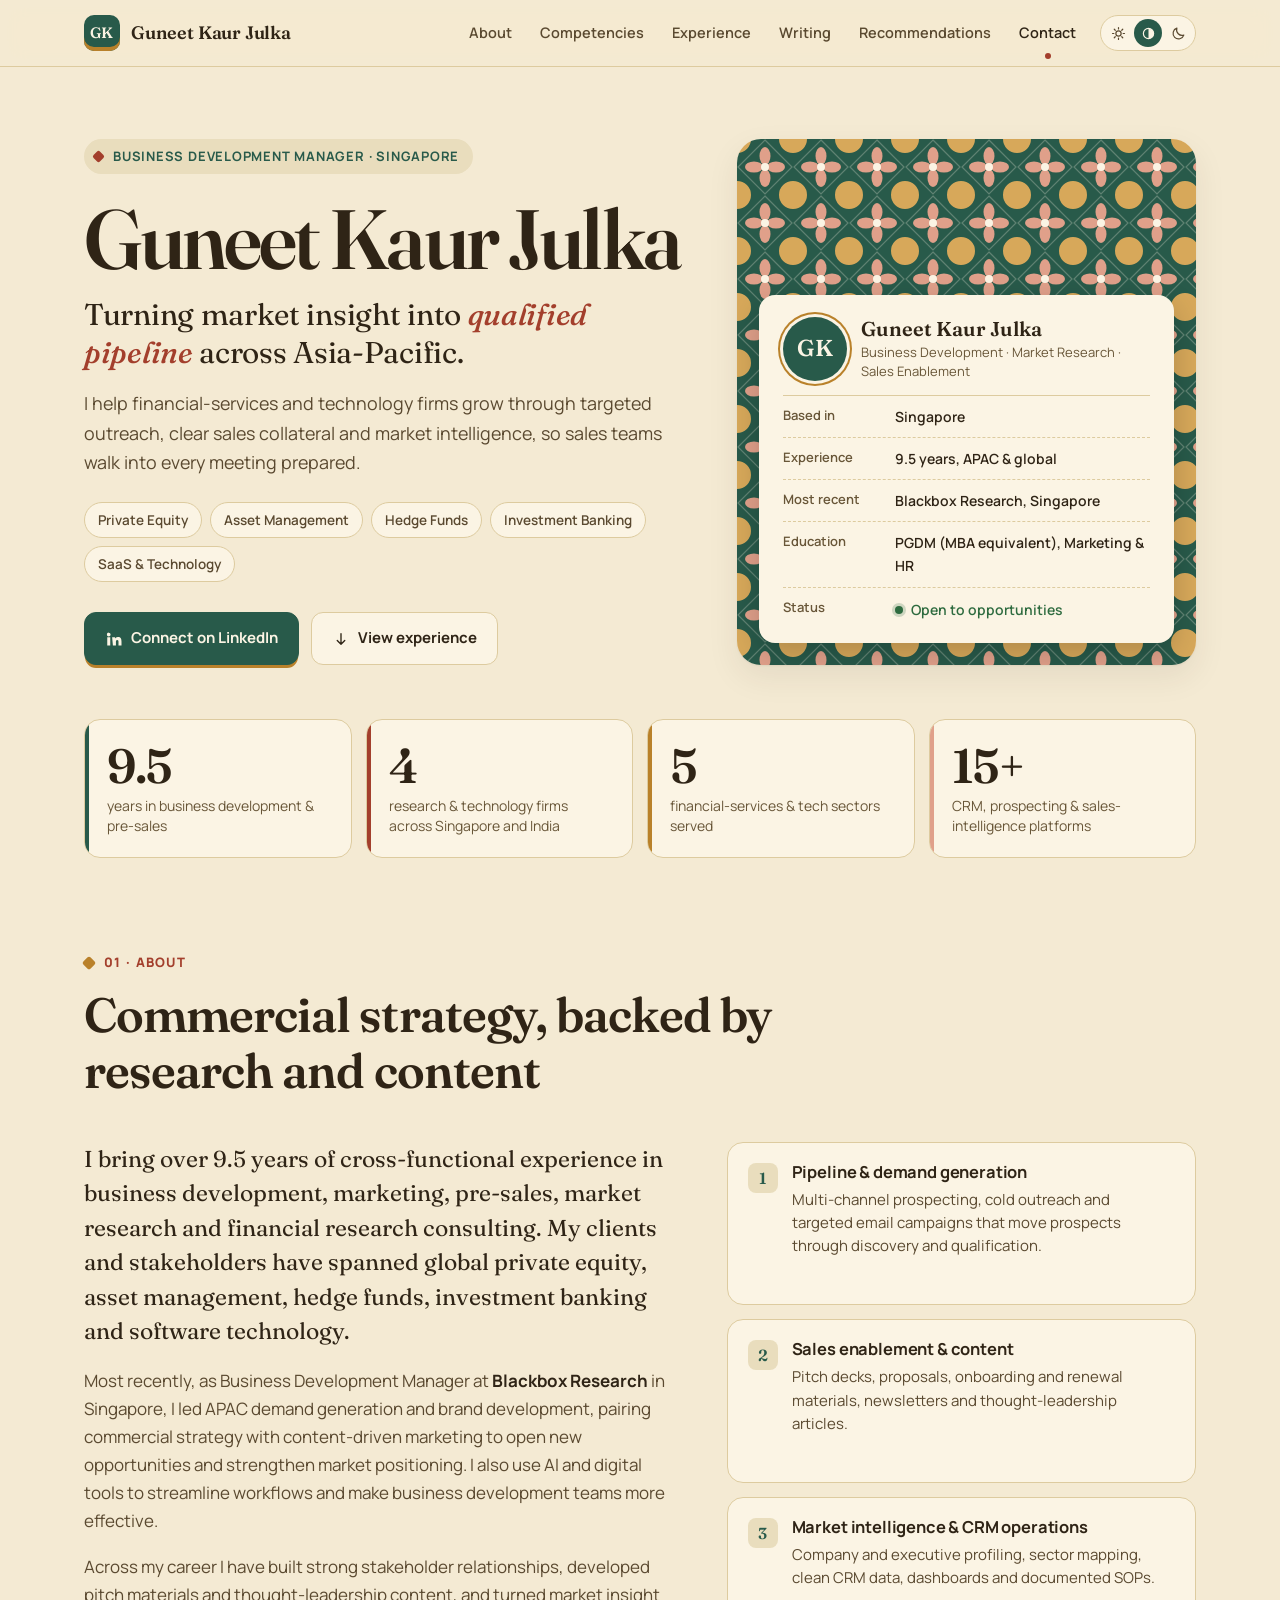
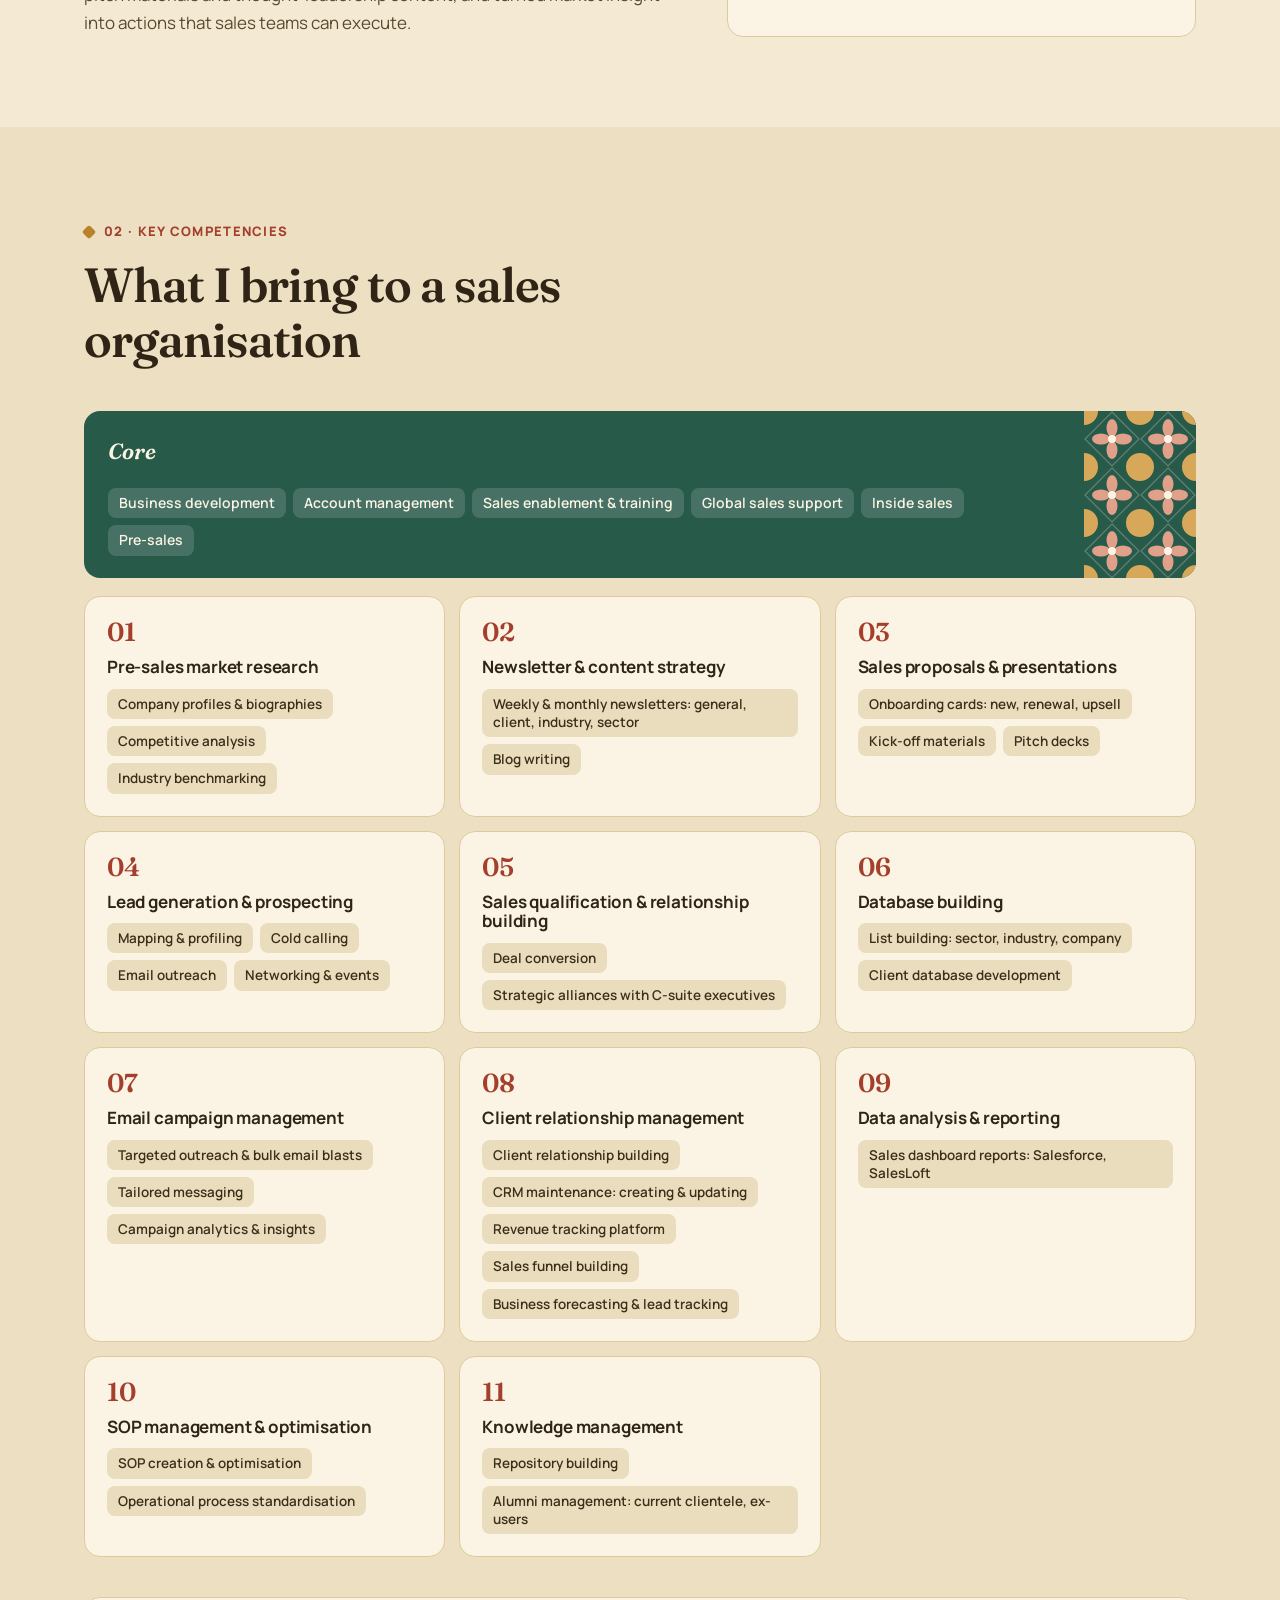
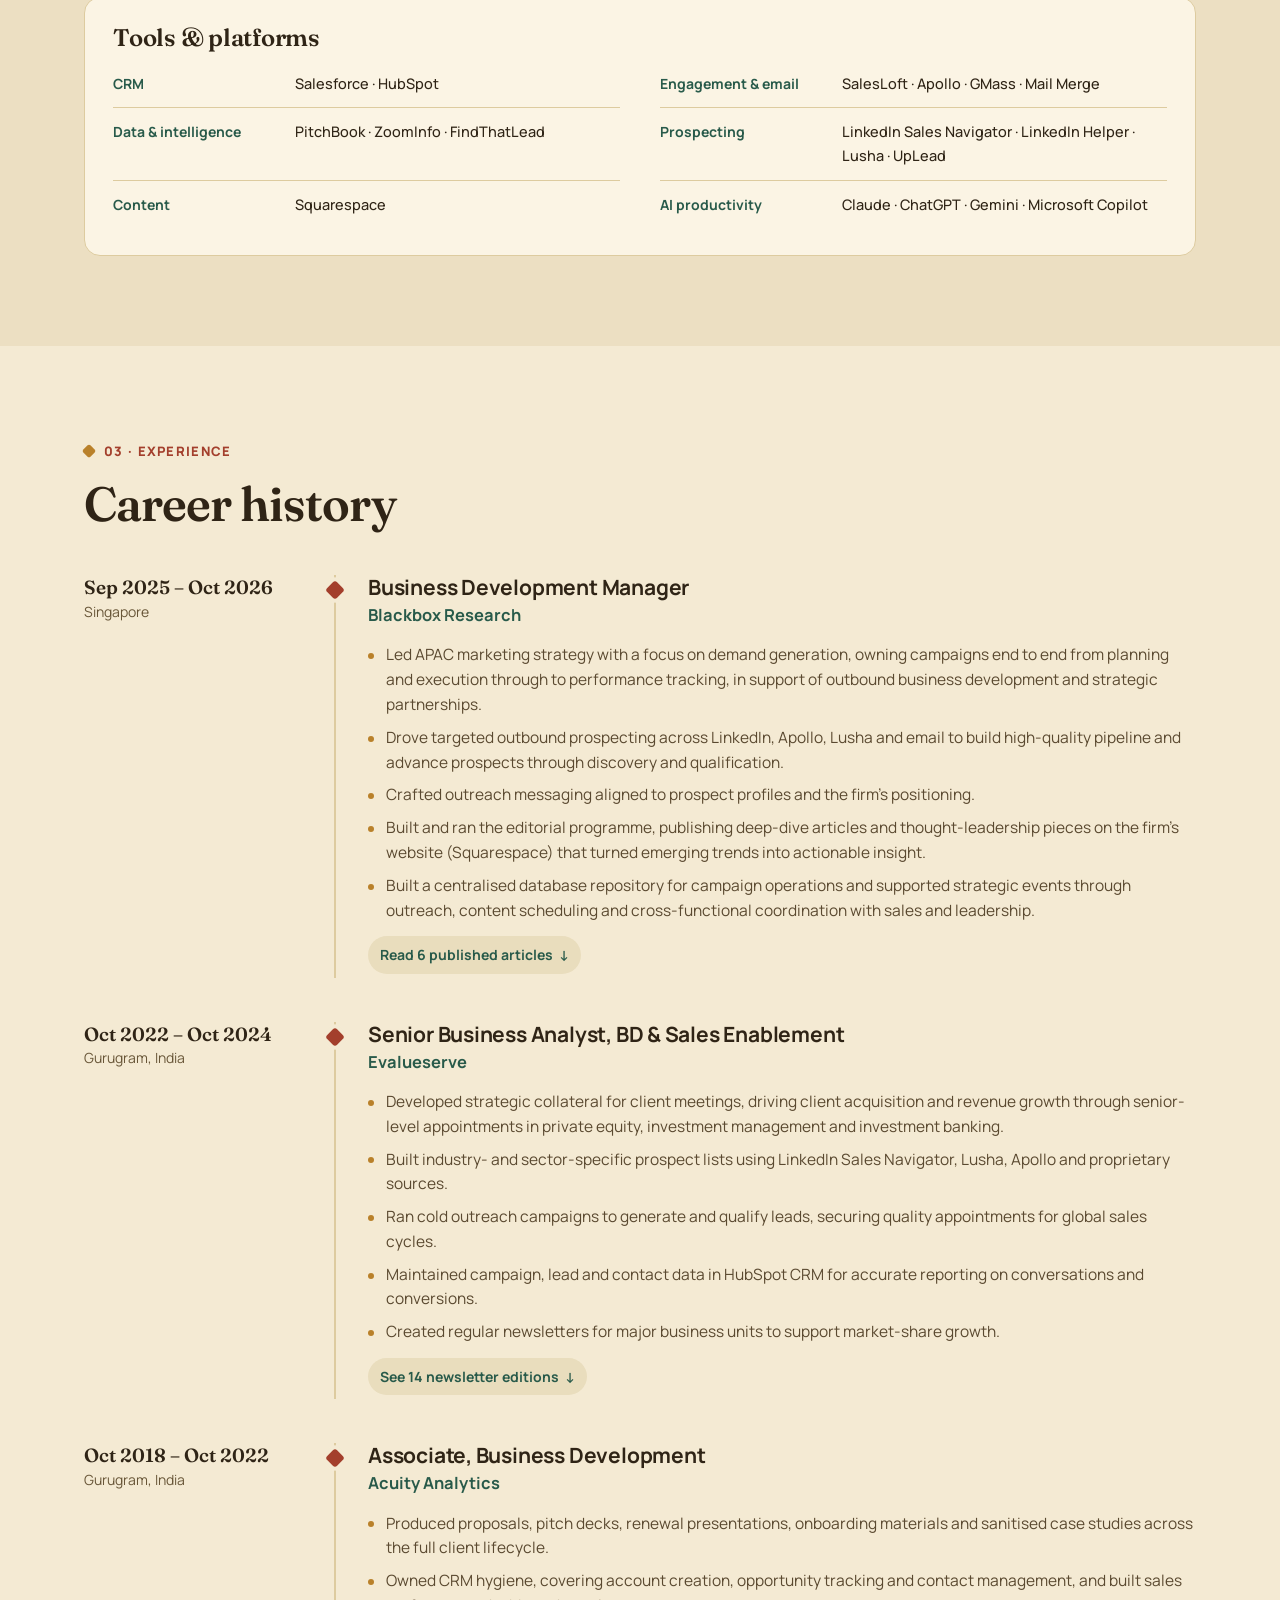
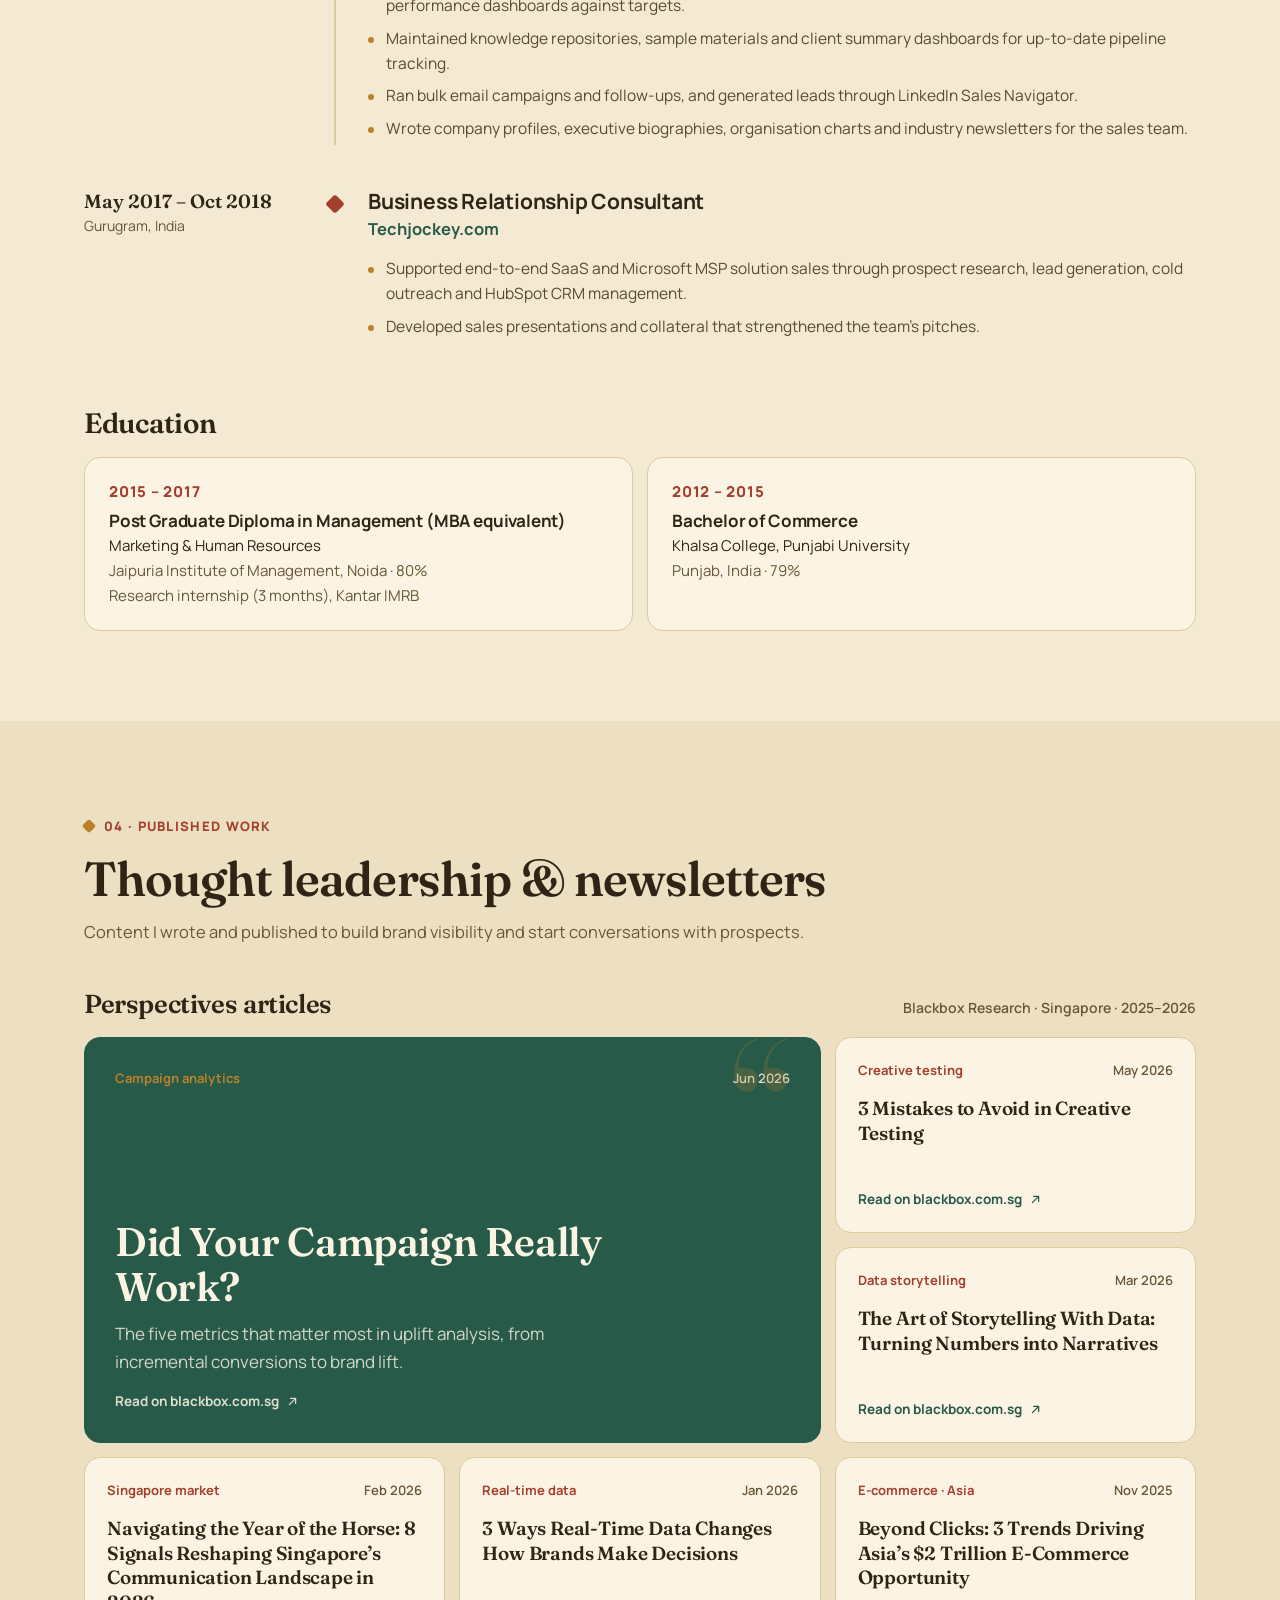
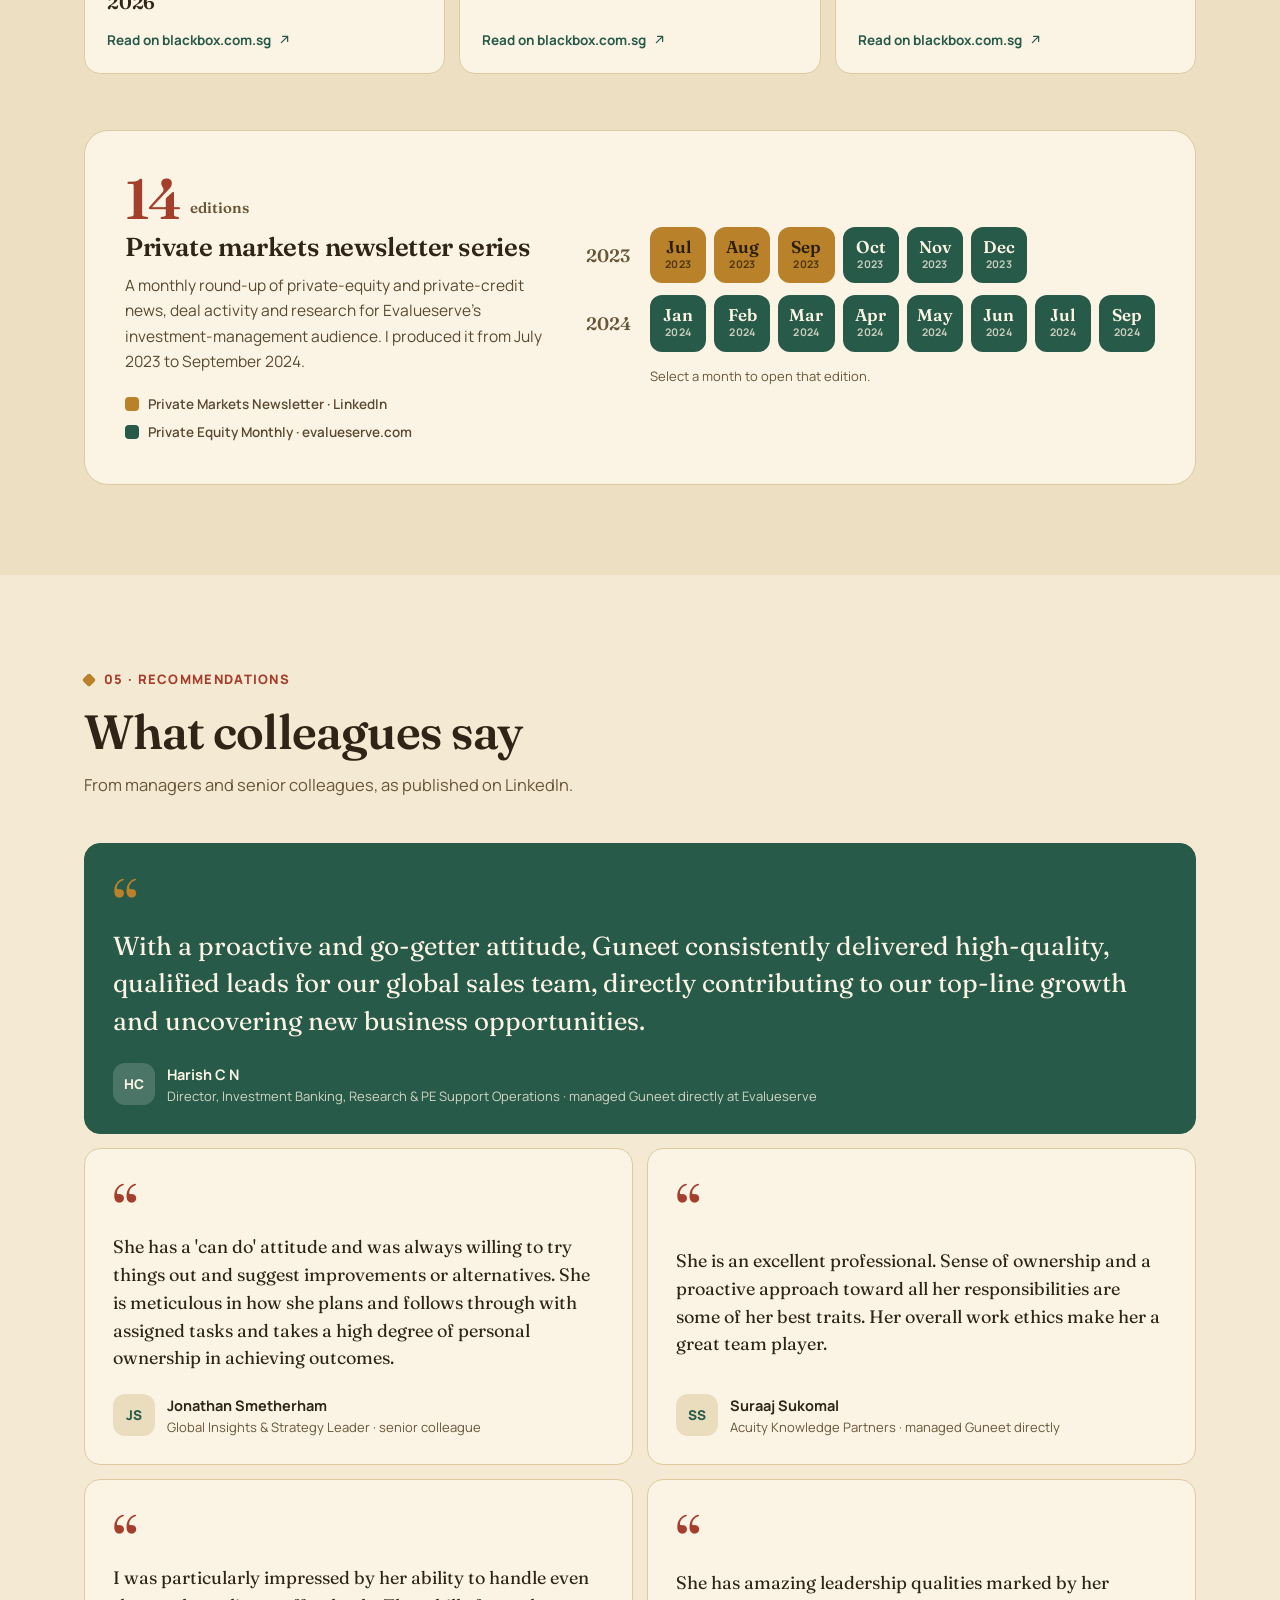
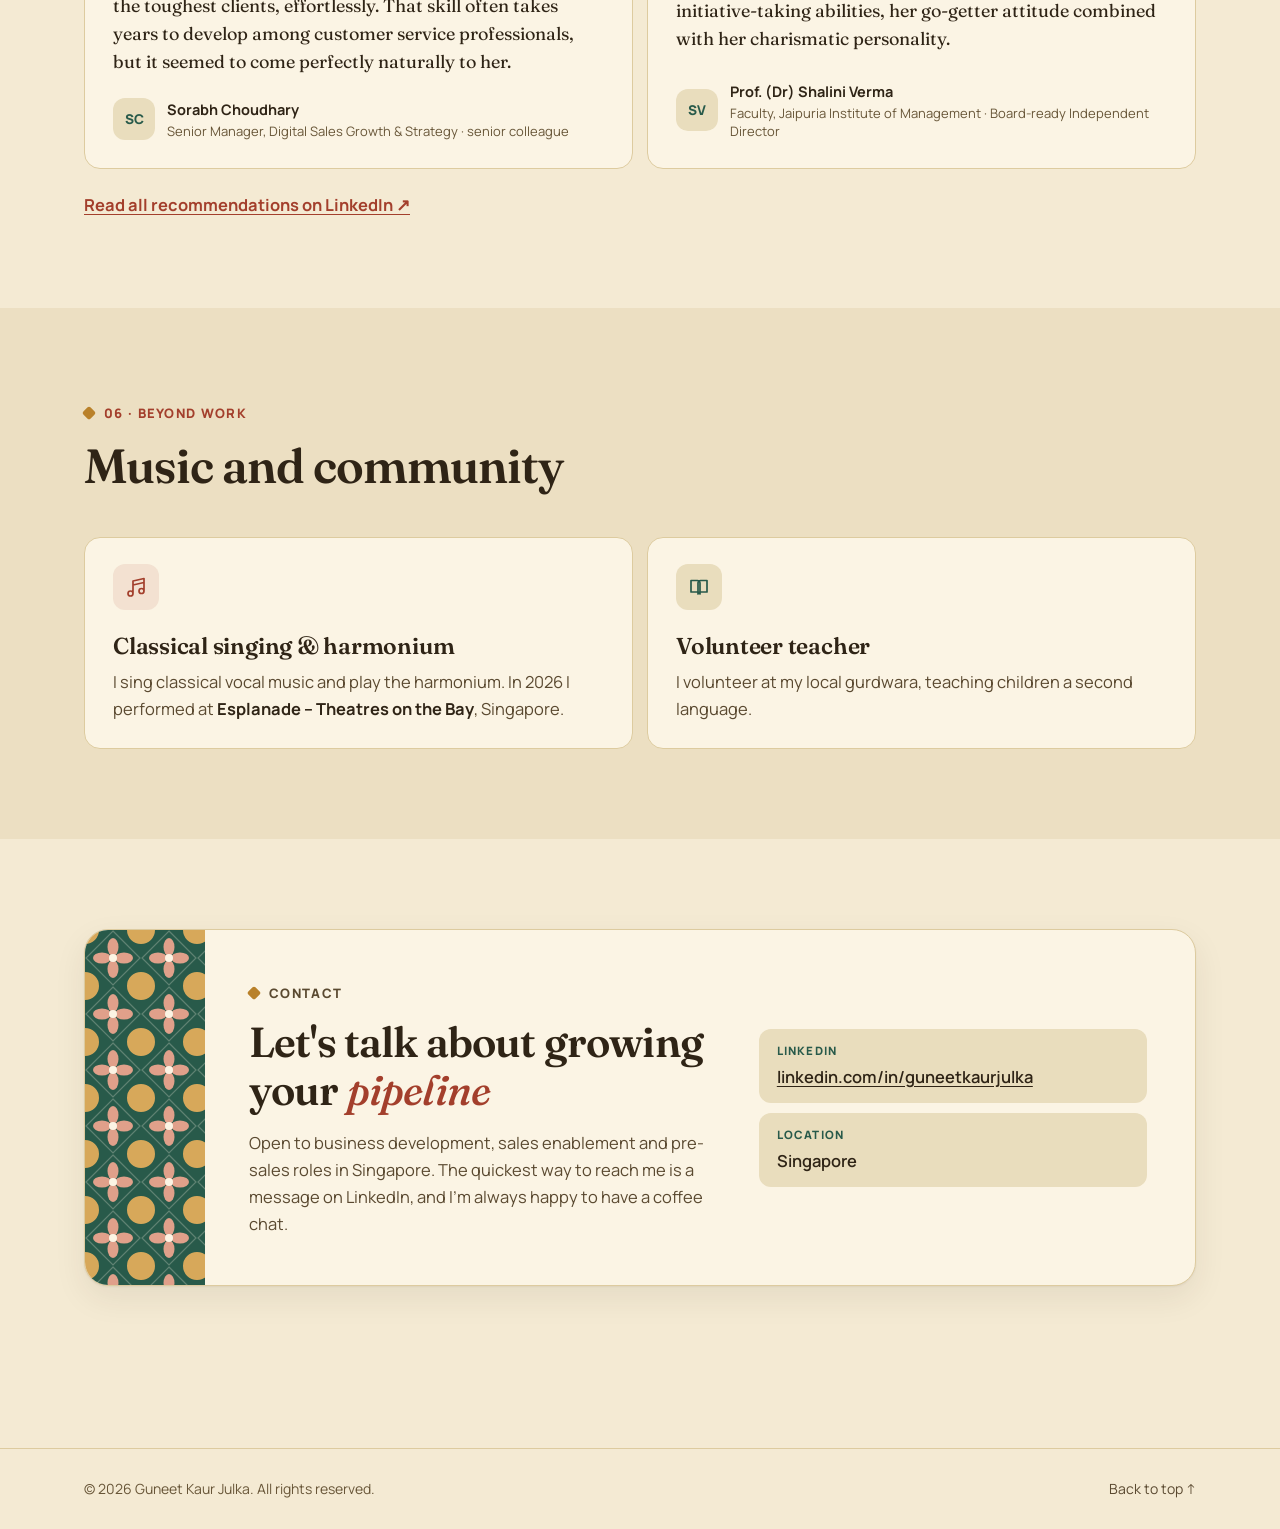
<file: index.html>
<!DOCTYPE html>
<html lang="en-SG" data-theme="sepia">
<head>
<meta charset="UTF-8">
<meta name="viewport" content="width=device-width, initial-scale=1.0">
<title>Guneet Kaur, Business Development</title>
<meta name="description" content="Guneet Kaur Julka is a Singapore-based Business Development Manager with 9.5 years in APAC demand generation, sales enablement, pre-sales and market research for private equity, asset management, investment banking and SaaS.">
<meta name="author" content="Guneet Kaur Julka">
<link rel="canonical" href="https://guneetkaurjulka.github.io/">

<!-- Link previews (LinkedIn, WhatsApp, Telegram, Slack) -->
<meta property="og:type" content="profile">
<meta property="og:site_name" content="Guneet Kaur Julka">
<meta property="og:title" content="Guneet Kaur, Business Development">
<meta property="og:description" content="9.5 years in APAC business development, sales enablement and pre-sales across private equity, asset management, investment banking and SaaS.">
<meta property="og:url" content="https://guneetkaurjulka.github.io/">
<meta property="og:locale" content="en_SG">
<meta name="twitter:card" content="summary">

<meta name="theme-color" content="#285A4A">

<!-- Sepia is the default (set on <html> above). A visitor's saved choice is applied
     before first paint, so there is no flash of the wrong background. -->
<script>
  try {
    var t = localStorage.getItem('theme');
    if (t === 'light') delete document.documentElement.dataset.theme;
    else if (t === 'dark') document.documentElement.dataset.theme = t;
  } catch (e) { /* storage unavailable (private mode): stay on sepia */ }
</script>

<link rel="icon" type="image/svg+xml" href="assets/favicon.svg">

<link rel="preconnect" href="https://fonts.googleapis.com">
<link rel="preconnect" href="https://fonts.gstatic.com" crossorigin>
<link href="https://fonts.googleapis.com/css2?family=Fraunces:ital,opsz,wght@0,9..144,500;0,9..144,600;1,9..144,400;1,9..144,500;1,9..144,600&family=Manrope:wght@400;500;600;700;800&display=swap" rel="stylesheet">
<link rel="stylesheet" href="assets/style.css">

<script type="application/ld+json">
{
  "@context": "https://schema.org",
  "@type": "Person",
  "name": "Guneet Kaur Julka",
  "jobTitle": "Business Development Manager",
  "url": "https://guneetkaurjulka.github.io/",
  "address": { "@type": "PostalAddress", "addressLocality": "Singapore", "addressCountry": "SG" },
  "sameAs": ["https://www.linkedin.com/in/guneetkaurjulka"],
  "alumniOf": ["Jaipuria Institute of Management", "Khalsa College, Punjabi University"],
  "knowsAbout": ["Business Development", "Sales Enablement", "Pre-Sales", "Demand Generation", "Market Research", "CRM", "Salesforce", "HubSpot"]
}
</script>
</head>
<body>
<a class="skip" href="#main">Skip to content</a>

<header class="topbar">
  <div class="topbar-inner wrap">
    <a class="brand" href="#top" aria-label="Guneet Kaur Julka, back to top">
      <span class="mono" aria-hidden="true">GK</span>
      <span class="brand-name">Guneet Kaur Julka</span>
    </a>

    <nav class="nav" aria-label="Sections">
      <a href="#about">About</a>
      <a href="#competencies">Competencies</a>
      <a href="#experience">Experience</a>
      <a href="#writing">Writing</a>
      <a href="#recommendations">Recommendations</a>
      <a href="#contact">Contact</a>
    </nav>

    <div class="theme-switch" role="radiogroup" aria-label="Colour theme">
      <input type="radio" name="theme" id="th-light" value="light">
      <label for="th-light" title="Light"><span class="sr-only">Light</span>
        <svg viewBox="0 0 24 24" fill="none" stroke="currentColor" stroke-width="1.9" stroke-linecap="round" aria-hidden="true"><circle cx="12" cy="12" r="4.2"/><path d="M12 2.4v2.2M12 19.4v2.2M2.4 12h2.2M19.4 12h2.2M5.2 5.2l1.6 1.6M17.2 17.2l1.6 1.6M18.8 5.2l-1.6 1.6M6.8 17.2l-1.6 1.6"/></svg></label>

      <input type="radio" name="theme" id="th-sepia" value="sepia">
      <label for="th-sepia" title="Sepia"><span class="sr-only">Sepia</span>
        <svg viewBox="0 0 24 24" fill="none" stroke="currentColor" stroke-width="1.9" aria-hidden="true"><circle cx="12" cy="12" r="8.2"/><path d="M12 3.8a8.2 8.2 0 010 16.4z" fill="currentColor" stroke="none"/></svg></label>

      <input type="radio" name="theme" id="th-dark" value="dark">
      <label for="th-dark" title="Dark"><span class="sr-only">Dark</span>
        <svg viewBox="0 0 24 24" fill="none" stroke="currentColor" stroke-width="1.9" stroke-linejoin="round" aria-hidden="true"><path d="M20.5 14.6A8.8 8.8 0 019.4 3.5a8.8 8.8 0 1011.1 11.1z"/></svg></label>
    </div>
  </div>
</header>

<main id="main">

  <!-- ───────────────────────── Hero ───────────────────────── -->
  <section class="hero" id="top">
    <div class="wrap hero-grid">
      <div class="hero-copy">
        <p class="eyebrow"><span class="dot" aria-hidden="true"></span>Business Development Manager · Singapore</p>
        <h1>Guneet Kaur Julka</h1>
        <p class="tagline">Turning market insight into <em>qualified pipeline</em> across Asia-Pacific.</p>
        <p class="lede">I help financial-services and technology firms grow through targeted outreach, clear sales collateral and market intelligence, so sales teams walk into every meeting prepared.</p>

        <ul class="sectors" aria-label="Sectors served">
          <li>Private Equity</li>
          <li>Asset Management</li>
          <li>Hedge Funds</li>
          <li>Investment Banking</li>
          <li>SaaS &amp; Technology</li>
        </ul>

        <div class="cta-row">
          <a class="btn btn-primary" href="https://www.linkedin.com/in/guneetkaurjulka" target="_blank" rel="noopener">
            <svg viewBox="0 0 24 24" aria-hidden="true"><path fill="currentColor" d="M4.98 3.5a2.5 2.5 0 11-.02 5 2.5 2.5 0 01.02-5zM3 9.75h4v11H3zM9.5 9.75h3.83v1.5h.05c.53-1 1.84-2.06 3.8-2.06 4.06 0 4.82 2.67 4.82 6.15v5.41h-4v-4.8c0-1.15-.02-2.62-1.6-2.62-1.6 0-1.84 1.25-1.84 2.54v4.88h-4z"/></svg>
            Connect on LinkedIn
          </a>
          <a class="btn btn-ghost" href="#experience">
            <svg viewBox="0 0 24 24" aria-hidden="true"><path d="M12 5v14m0 0l-5-5m5 5l5-5" fill="none" stroke="currentColor" stroke-width="1.8" stroke-linecap="round" stroke-linejoin="round"/></svg>
            View experience
          </a>
        </div>
      </div>

      <div class="hero-art">
      <svg class="tile-art" aria-hidden="true" focusable="false"><defs><pattern id="tile-hero" width="56" height="56" patternUnits="userSpaceOnUse"><rect class="t-bg" width="56" height="56"/><path class="t-corner" d="M0 0H14A14 14 0 0 1 0 14Z M56 0V14A14 14 0 0 1 42 0Z M0 56V42A14 14 0 0 1 14 56Z M56 56H42A14 14 0 0 1 56 42Z"/><g class="t-petal"><ellipse cx="28" cy="17" rx="5.5" ry="9"/><ellipse cx="28" cy="39" rx="5.5" ry="9"/><ellipse cx="17" cy="28" rx="9" ry="5.5"/><ellipse cx="39" cy="28" rx="9" ry="5.5"/></g><circle class="t-dot" cx="28" cy="28" r="4"/><path class="t-line" d="M28 1L55 28L28 55L1 28Z"/></pattern></defs><rect width="100%" height="100%" fill="url(#tile-hero)"/></svg>
      <aside class="glance" aria-label="At a glance">
        <div class="glance-head">
          <!-- Profile photo: paste a hosted image URL into data-photo (e.g. the LinkedIn
               photo's "Copy image address"). Nothing is stored in this repo. If the URL
               is empty, expired or blocked, the GK monogram shows instead. -->
          <span class="photo" data-photo="https://www.evalueserve.com/wp-content/uploads/2023/10/Guneet_Julka_profile-300x300.jpg">
            <span class="photo-mono" aria-hidden="true">GK</span>
          </span>
          <div>
            <p class="glance-name">Guneet Kaur Julka</p>
            <p class="glance-role">Business Development · Market Research · Sales Enablement</p>
          </div>
        </div>
        <dl class="glance-list">
          <div><dt>Based in</dt><dd>Singapore</dd></div>
          <div><dt>Experience</dt><dd>9.5 years, APAC &amp; global</dd></div>
          <div><dt>Most recent</dt><dd>Blackbox Research, Singapore</dd></div>
          <div><dt>Education</dt><dd>PGDM (MBA equivalent), Marketing &amp; HR</dd></div>
          <div><dt>Status</dt><dd><span class="status">Open to opportunities</span></dd></div>
        </dl>
      </aside>
      </div>
    </div>

    <div class="wrap">
      <ul class="stats" aria-label="Key figures">
        <li><span class="stat-num">9.5</span><span class="stat-label">years in business development &amp; pre-sales</span></li>
        <li><span class="stat-num">4</span><span class="stat-label">research &amp; technology firms across Singapore and India</span></li>
        <li><span class="stat-num">5</span><span class="stat-label">financial-services &amp; tech sectors served</span></li>
        <li><span class="stat-num">15+</span><span class="stat-label">CRM, prospecting &amp; sales-intelligence platforms</span></li>
      </ul>
    </div>
  </section>

  <!-- ───────────────────────── About ───────────────────────── -->
  <section class="section" id="about" aria-labelledby="about-h">
    <div class="wrap">
      <header class="section-head">
        <p class="kicker">01 · About</p>
        <h2 id="about-h">Commercial strategy, backed by research and content</h2>
      </header>

      <div class="about-grid">
        <div class="about-copy">
          <p>I bring over 9.5 years of cross-functional experience in business development, marketing, pre-sales, market research and financial research consulting. My clients and stakeholders have spanned global private equity, asset management, hedge funds, investment banking and software technology.</p>
          <p>Most recently, as Business Development Manager at <strong>Blackbox Research</strong> in Singapore, I led APAC demand generation and brand development, pairing commercial strategy with content-driven marketing to open new opportunities and strengthen market positioning. I also use AI and digital tools to streamline workflows and make business development teams more effective.</p>
          <p>Across my career I have built strong stakeholder relationships, developed pitch materials and thought-leadership content, and turned market insight into actions that sales teams can execute.</p>
        </div>

        <ul class="pillars">
          <li>
            <h3>Pipeline &amp; demand generation</h3>
            <p>Multi-channel prospecting, cold outreach and targeted email campaigns that move prospects through discovery and qualification.</p>
          </li>
          <li>
            <h3>Sales enablement &amp; content</h3>
            <p>Pitch decks, proposals, onboarding and renewal materials, newsletters and thought-leadership articles.</p>
          </li>
          <li>
            <h3>Market intelligence &amp; CRM operations</h3>
            <p>Company and executive profiling, sector mapping, clean CRM data, dashboards and documented SOPs.</p>
          </li>
        </ul>
      </div>
    </div>
  </section>

  <!-- ───────────────────────── Competencies ───────────────────────── -->
  <section class="section section-alt" id="competencies" aria-labelledby="comp-h">
    <div class="wrap">
      <header class="section-head">
        <p class="kicker">02 · Key competencies</p>
        <h2 id="comp-h">What I bring to a sales organisation</h2>
      </header>

      <div class="core">
        <span class="core-tile"><svg class="tile-art" aria-hidden="true" focusable="false"><defs><pattern id="tile-core" width="56" height="56" patternUnits="userSpaceOnUse"><rect class="t-bg" width="56" height="56"/><path class="t-corner" d="M0 0H14A14 14 0 0 1 0 14Z M56 0V14A14 14 0 0 1 42 0Z M0 56V42A14 14 0 0 1 14 56Z M56 56H42A14 14 0 0 1 56 42Z"/><g class="t-petal"><ellipse cx="28" cy="17" rx="5.5" ry="9"/><ellipse cx="28" cy="39" rx="5.5" ry="9"/><ellipse cx="17" cy="28" rx="9" ry="5.5"/><ellipse cx="39" cy="28" rx="9" ry="5.5"/></g><circle class="t-dot" cx="28" cy="28" r="4"/><path class="t-line" d="M28 1L55 28L28 55L1 28Z"/></pattern></defs><rect width="100%" height="100%" fill="url(#tile-core)"/></svg></span>
        <p class="core-label">Core</p>
        <ul class="chips chips-strong">
          <li>Business development</li>
          <li>Account management</li>
          <li>Sales enablement &amp; training</li>
          <li>Global sales support</li>
          <li>Inside sales</li>
          <li>Pre-sales</li>
        </ul>
      </div>

      <div class="comp-grid">
        <article class="comp">
          <span class="comp-no">01</span>
          <h3>Pre-sales market research</h3>
          <ul class="chips"><li>Company profiles &amp; biographies</li><li>Competitive analysis</li><li>Industry benchmarking</li></ul>
        </article>
        <article class="comp">
          <span class="comp-no">02</span>
          <h3>Newsletter &amp; content strategy</h3>
          <ul class="chips"><li>Weekly &amp; monthly newsletters: general, client, industry, sector</li><li>Blog writing</li></ul>
        </article>
        <article class="comp">
          <span class="comp-no">03</span>
          <h3>Sales proposals &amp; presentations</h3>
          <ul class="chips"><li>Onboarding cards: new, renewal, upsell</li><li>Kick-off materials</li><li>Pitch decks</li></ul>
        </article>
        <article class="comp">
          <span class="comp-no">04</span>
          <h3>Lead generation &amp; prospecting</h3>
          <ul class="chips"><li>Mapping &amp; profiling</li><li>Cold calling</li><li>Email outreach</li><li>Networking &amp; events</li></ul>
        </article>
        <article class="comp">
          <span class="comp-no">05</span>
          <h3>Sales qualification &amp; relationship building</h3>
          <ul class="chips"><li>Deal conversion</li><li>Strategic alliances with C-suite executives</li></ul>
        </article>
        <article class="comp">
          <span class="comp-no">06</span>
          <h3>Database building</h3>
          <ul class="chips"><li>List building: sector, industry, company</li><li>Client database development</li></ul>
        </article>
        <article class="comp">
          <span class="comp-no">07</span>
          <h3>Email campaign management</h3>
          <ul class="chips"><li>Targeted outreach &amp; bulk email blasts</li><li>Tailored messaging</li><li>Campaign analytics &amp; insights</li></ul>
        </article>
        <article class="comp">
          <span class="comp-no">08</span>
          <h3>Client relationship management</h3>
          <ul class="chips"><li>Client relationship building</li><li>CRM maintenance: creating &amp; updating</li><li>Revenue tracking platform</li><li>Sales funnel building</li><li>Business forecasting &amp; lead tracking</li></ul>
        </article>
        <article class="comp">
          <span class="comp-no">09</span>
          <h3>Data analysis &amp; reporting</h3>
          <ul class="chips"><li>Sales dashboard reports: Salesforce, SalesLoft</li></ul>
        </article>
        <article class="comp">
          <span class="comp-no">10</span>
          <h3>SOP management &amp; optimisation</h3>
          <ul class="chips"><li>SOP creation &amp; optimisation</li><li>Operational process standardisation</li></ul>
        </article>
        <article class="comp">
          <span class="comp-no">11</span>
          <h3>Knowledge management</h3>
          <ul class="chips"><li>Repository building</li><li>Alumni management: current clientele, ex-users</li></ul>
        </article>
      </div>

      <div class="tools" aria-labelledby="tools-h">
        <h3 id="tools-h" class="tools-title">Tools &amp; platforms</h3>
        <dl class="tools-list">
          <div><dt>CRM</dt><dd>Salesforce · HubSpot</dd></div>
          <div><dt>Engagement &amp; email</dt><dd>SalesLoft · Apollo · GMass · Mail Merge</dd></div>
          <div><dt>Data &amp; intelligence</dt><dd>PitchBook · ZoomInfo · FindThatLead</dd></div>
          <div><dt>Prospecting</dt><dd>LinkedIn Sales Navigator · LinkedIn Helper · Lusha · UpLead</dd></div>
          <div><dt>Content</dt><dd>Squarespace</dd></div>
          <div><dt>AI productivity</dt><dd>Claude · ChatGPT · Gemini · Microsoft Copilot</dd></div>
        </dl>
      </div>
    </div>
  </section>

  <!-- ───────────────────────── Experience ───────────────────────── -->
  <section class="section" id="experience" aria-labelledby="exp-h">
    <div class="wrap">
      <header class="section-head">
        <p class="kicker">03 · Experience</p>
        <h2 id="exp-h">Career history</h2>
      </header>

      <ol class="timeline">
        <li class="role">
          <div class="role-meta">
            <p class="role-dates">Sep 2025 – Oct 2026</p>
            <p class="role-place">Singapore</p>
          </div>
          <div class="role-body">
            <h3>Business Development Manager</h3>
            <p class="role-org">Blackbox Research</p>
            <ul>
              <li>Led APAC marketing strategy with a focus on demand generation, owning campaigns end to end from planning and execution through to performance tracking, in support of outbound business development and strategic partnerships.</li>
              <li>Drove targeted outbound prospecting across LinkedIn, Apollo, Lusha and email to build high-quality pipeline and advance prospects through discovery and qualification.</li>
              <li>Crafted outreach messaging aligned to prospect profiles and the firm's positioning.</li>
              <li>Built and ran the editorial programme, publishing deep-dive articles and thought-leadership pieces on the firm's website (Squarespace) that turned emerging trends into actionable insight.</li>
              <li>Built a centralised database repository for campaign operations and supported strategic events through outreach, content scheduling and cross-functional coordination with sales and leadership.</li>
            </ul>
            <a class="role-link" href="#writing">Read 6 published articles <span aria-hidden="true">↓</span></a>
          </div>
        </li>

        <li class="role">
          <div class="role-meta">
            <p class="role-dates">Oct 2022 – Oct 2024</p>
            <p class="role-place">Gurugram, India</p>
          </div>
          <div class="role-body">
            <h3>Senior Business Analyst, BD &amp; Sales Enablement</h3>
            <p class="role-org">Evalueserve</p>
            <ul>
              <li>Developed strategic collateral for client meetings, driving client acquisition and revenue growth through senior-level appointments in private equity, investment management and investment banking.</li>
              <li>Built industry- and sector-specific prospect lists using LinkedIn Sales Navigator, Lusha, Apollo and proprietary sources.</li>
              <li>Ran cold outreach campaigns to generate and qualify leads, securing quality appointments for global sales cycles.</li>
              <li>Maintained campaign, lead and contact data in HubSpot CRM for accurate reporting on conversations and conversions.</li>
              <li>Created regular newsletters for major business units to support market-share growth.</li>
            </ul>
            <a class="role-link" href="#newsletters">See 14 newsletter editions <span aria-hidden="true">↓</span></a>
          </div>
        </li>

        <li class="role">
          <div class="role-meta">
            <p class="role-dates">Oct 2018 – Oct 2022</p>
            <p class="role-place">Gurugram, India</p>
          </div>
          <div class="role-body">
            <h3>Associate, Business Development</h3>
            <p class="role-org">Acuity Analytics</p>
            <ul>
              <li>Produced proposals, pitch decks, renewal presentations, onboarding materials and sanitised case studies across the full client lifecycle.</li>
              <li>Owned CRM hygiene, covering account creation, opportunity tracking and contact management, and built sales performance dashboards against targets.</li>
              <li>Maintained knowledge repositories, sample materials and client summary dashboards for up-to-date pipeline tracking.</li>
              <li>Ran bulk email campaigns and follow-ups, and generated leads through LinkedIn Sales Navigator.</li>
              <li>Wrote company profiles, executive biographies, organisation charts and industry newsletters for the sales team.</li>
            </ul>
          </div>
        </li>

        <li class="role">
          <div class="role-meta">
            <p class="role-dates">May 2017 – Oct 2018</p>
            <p class="role-place">Gurugram, India</p>
          </div>
          <div class="role-body">
            <h3>Business Relationship Consultant</h3>
            <p class="role-org">Techjockey.com</p>
            <ul>
              <li>Supported end-to-end SaaS and Microsoft MSP solution sales through prospect research, lead generation, cold outreach and HubSpot CRM management.</li>
              <li>Developed sales presentations and collateral that strengthened the team's pitches.</li>
            </ul>
          </div>
        </li>
      </ol>

      <div class="edu" aria-labelledby="edu-h">
        <h3 id="edu-h" class="edu-title">Education</h3>
        <div class="edu-grid">
          <article class="edu-card">
            <p class="edu-dates">2015 – 2017</p>
            <h4>Post Graduate Diploma in Management (MBA equivalent)</h4>
            <p>Marketing &amp; Human Resources</p>
            <p class="muted">Jaipuria Institute of Management, Noida · 80%</p>
            <p class="muted">Research internship (3 months), Kantar IMRB</p>
          </article>
          <article class="edu-card">
            <p class="edu-dates">2012 – 2015</p>
            <h4>Bachelor of Commerce</h4>
            <p>Khalsa College, Punjabi University</p>
            <p class="muted">Punjab, India · 79%</p>
          </article>
        </div>
      </div>
    </div>
  </section>

  <!-- ───────────────────────── Published work ───────────────────────── -->
  <section class="section section-alt" id="writing" aria-labelledby="writing-h">
    <div class="wrap">
      <header class="section-head">
        <p class="kicker">04 · Published work</p>
        <h2 id="writing-h">Thought leadership &amp; newsletters</h2>
        <p class="section-sub">Content I wrote and published to build brand visibility and start conversations with prospects.</p>
      </header>

      <div class="pub-group">
        <div class="pub-head">
          <h3>Perspectives articles</h3>
          <p>Blackbox Research · Singapore · 2025–2026</p>
        </div>
        <div class="articles">
          <a class="article article-feature" href="https://www.blackbox.com.sg/perspectives/did-your-campaign-really-work" target="_blank" rel="noopener">
            <span class="article-meta"><span class="article-tag">Campaign analytics</span><time>Jun 2026</time></span>
            <span class="article-body">
              <h4>Did Your Campaign Really Work?</h4>
              <p class="article-sub">The five metrics that matter most in uplift analysis, from incremental conversions to brand lift.</p>
            </span>
            <span class="article-cta">Read on blackbox.com.sg <svg class="ext" viewBox="0 0 24 24" aria-hidden="true"><path d="M7 17L17 7M9 7h8v8" fill="none" stroke="currentColor" stroke-width="2" stroke-linecap="round" stroke-linejoin="round"/></svg></span>
          </a>
          <a class="article" href="https://www.blackbox.com.sg/perspectives/3-mistakes-to-avoid-in-creative-testing" target="_blank" rel="noopener">
            <span class="article-meta"><span class="article-tag">Creative testing</span><time>May 2026</time></span>
            <span class="article-body">
              <h4>3 Mistakes to Avoid in Creative Testing</h4>
            </span>
            <span class="article-cta">Read on blackbox.com.sg <svg class="ext" viewBox="0 0 24 24" aria-hidden="true"><path d="M7 17L17 7M9 7h8v8" fill="none" stroke="currentColor" stroke-width="2" stroke-linecap="round" stroke-linejoin="round"/></svg></span>
          </a>
          <a class="article" href="https://www.blackbox.com.sg/perspectives/the-art-of-storytelling-with-data-turning-numbers-into-narratives" target="_blank" rel="noopener">
            <span class="article-meta"><span class="article-tag">Data storytelling</span><time>Mar 2026</time></span>
            <span class="article-body">
              <h4>The Art of Storytelling With Data: Turning Numbers into Narratives</h4>
            </span>
            <span class="article-cta">Read on blackbox.com.sg <svg class="ext" viewBox="0 0 24 24" aria-hidden="true"><path d="M7 17L17 7M9 7h8v8" fill="none" stroke="currentColor" stroke-width="2" stroke-linecap="round" stroke-linejoin="round"/></svg></span>
          </a>
          <a class="article" href="https://www.blackbox.com.sg/perspectives/8-signals-reshaping-singapores-communication-landscape-in-2026" target="_blank" rel="noopener">
            <span class="article-meta"><span class="article-tag">Singapore market</span><time>Feb 2026</time></span>
            <span class="article-body">
              <h4>Navigating the Year of the Horse: 8 Signals Reshaping Singapore’s Communication Landscape in 2026</h4>
            </span>
            <span class="article-cta">Read on blackbox.com.sg <svg class="ext" viewBox="0 0 24 24" aria-hidden="true"><path d="M7 17L17 7M9 7h8v8" fill="none" stroke="currentColor" stroke-width="2" stroke-linecap="round" stroke-linejoin="round"/></svg></span>
          </a>
          <a class="article" href="https://www.blackbox.com.sg/perspectives/3-ways-real-time-data-changes-how-brands-make-decisions" target="_blank" rel="noopener">
            <span class="article-meta"><span class="article-tag">Real-time data</span><time>Jan 2026</time></span>
            <span class="article-body">
              <h4>3 Ways Real-Time Data Changes How Brands Make Decisions</h4>
            </span>
            <span class="article-cta">Read on blackbox.com.sg <svg class="ext" viewBox="0 0 24 24" aria-hidden="true"><path d="M7 17L17 7M9 7h8v8" fill="none" stroke="currentColor" stroke-width="2" stroke-linecap="round" stroke-linejoin="round"/></svg></span>
          </a>
          <a class="article" href="https://www.blackbox.com.sg/perspectives/beyond-clicks-3-trends-driving-asias-2-trillion-e-commerce-opportunity" target="_blank" rel="noopener">
            <span class="article-meta"><span class="article-tag">E-commerce · Asia</span><time>Nov 2025</time></span>
            <span class="article-body">
              <h4>Beyond Clicks: 3 Trends Driving Asia’s $2 Trillion E-Commerce Opportunity</h4>
            </span>
            <span class="article-cta">Read on blackbox.com.sg <svg class="ext" viewBox="0 0 24 24" aria-hidden="true"><path d="M7 17L17 7M9 7h8v8" fill="none" stroke="currentColor" stroke-width="2" stroke-linecap="round" stroke-linejoin="round"/></svg></span>
          </a>
        </div>
      </div>

      <div class="pub-group newsletters" id="newsletters">
        <div class="nl-intro">
          <p class="nl-count"><span>14</span> editions</p>
          <h3>Private markets newsletter series</h3>
          <p class="nl-desc">A monthly round-up of private-equity and private-credit news, deal activity and research for Evalueserve's investment-management audience. I produced it from July 2023 to September 2024.</p>
          <ul class="nl-legend" aria-label="Series">
            <li><span class="sw sw-pm" aria-hidden="true"></span>Private Markets Newsletter · LinkedIn</li>
            <li><span class="sw sw-pe" aria-hidden="true"></span>Private Equity Monthly · evalueserve.com</li>
          </ul>
        </div>
        <div class="nl-cal">
          <div class="nl-year">
            <p class="nl-y">2023</p>
            <ul class="eds">
              <li><a class="ed ed-pm" href="https://www.linkedin.com/pulse/private-markets-newsletter-july-edition-evalueserve/" target="_blank" rel="noopener" aria-label="Private Markets Newsletter, July 2023 (opens LinkedIn)"><span class="ed-m">Jul</span><span class="ed-y">2023</span></a></li>
              <li><a class="ed ed-pm" href="https://www.linkedin.com/pulse/private-markets-newsletter-august-edition-evalueserve/" target="_blank" rel="noopener" aria-label="Private Markets Newsletter, August 2023 (opens LinkedIn)"><span class="ed-m">Aug</span><span class="ed-y">2023</span></a></li>
              <li><a class="ed ed-pm" href="https://www.linkedin.com/pulse/private-markets-newsletter-september-edition-evalueserve/" target="_blank" rel="noopener" aria-label="Private Markets Newsletter, September 2023 (opens LinkedIn)"><span class="ed-m">Sep</span><span class="ed-y">2023</span></a></li>
              <li><a class="ed ed-pe" href="https://www.evalueserve.com/blog/private-equity-monthly-newsletter-october-2023/" target="_blank" rel="noopener" aria-label="Private Equity Monthly Newsletter, October 2023 (opens evalueserve.com)"><span class="ed-m">Oct</span><span class="ed-y">2023</span></a></li>
              <li><a class="ed ed-pe" href="https://www.evalueserve.com/blog/private-equity-monthly-newsletter-november-2023/" target="_blank" rel="noopener" aria-label="Private Equity Monthly Newsletter, November 2023 (opens evalueserve.com)"><span class="ed-m">Nov</span><span class="ed-y">2023</span></a></li>
              <li><a class="ed ed-pe" href="https://www.evalueserve.com/blog/private-equity-monthly-newsletter-december-2023/" target="_blank" rel="noopener" aria-label="Private Equity Monthly Newsletter, December 2023 (opens evalueserve.com)"><span class="ed-m">Dec</span><span class="ed-y">2023</span></a></li>
            </ul>
          </div>
          <div class="nl-year">
            <p class="nl-y">2024</p>
            <ul class="eds">
              <li><a class="ed ed-pe" href="https://www.evalueserve.com/blog/private-equity-monthly-newsletter-january-2024/" target="_blank" rel="noopener" aria-label="Private Equity Monthly Newsletter, January 2024 (opens evalueserve.com)"><span class="ed-m">Jan</span><span class="ed-y">2024</span></a></li>
              <li><a class="ed ed-pe" href="https://www.evalueserve.com/blog/private-equity-monthly-newsletter-february-2024/" target="_blank" rel="noopener" aria-label="Private Equity Monthly Newsletter, February 2024 (opens evalueserve.com)"><span class="ed-m">Feb</span><span class="ed-y">2024</span></a></li>
              <li><a class="ed ed-pe" href="https://www.evalueserve.com/blog/private-equity-monthly-newsletter-march-2024/" target="_blank" rel="noopener" aria-label="Private Equity Monthly Newsletter, March 2024 (opens evalueserve.com)"><span class="ed-m">Mar</span><span class="ed-y">2024</span></a></li>
              <li><a class="ed ed-pe" href="https://www.evalueserve.com/blog/private-equity-monthly-newsletter-april-2024/" target="_blank" rel="noopener" aria-label="Private Equity Monthly Newsletter, April 2024 (opens evalueserve.com)"><span class="ed-m">Apr</span><span class="ed-y">2024</span></a></li>
              <li><a class="ed ed-pe" href="https://www.evalueserve.com/blog/private-equity-monthly-newsletter-may-2024/" target="_blank" rel="noopener" aria-label="Private Equity Monthly Newsletter, May 2024 (opens evalueserve.com)"><span class="ed-m">May</span><span class="ed-y">2024</span></a></li>
              <li><a class="ed ed-pe" href="https://www.evalueserve.com/blog/private-equity-monthly-newsletter-june-2024/" target="_blank" rel="noopener" aria-label="Private Equity Monthly Newsletter, June 2024 (opens evalueserve.com)"><span class="ed-m">Jun</span><span class="ed-y">2024</span></a></li>
              <li><a class="ed ed-pe" href="https://www.evalueserve.com/blog/private-equity-monthly-newsletter-august-2024/" target="_blank" rel="noopener" aria-label="Private Equity Monthly Newsletter, July 2024 (opens evalueserve.com)"><span class="ed-m">Jul</span><span class="ed-y">2024</span></a></li>
              <li><a class="ed ed-pe" href="https://www.evalueserve.com/blog/private-equity-monthly-newsletter-september-2024/" target="_blank" rel="noopener" aria-label="Private Equity Monthly Newsletter, September 2024 (opens evalueserve.com)"><span class="ed-m">Sep</span><span class="ed-y">2024</span></a></li>
            </ul>
          </div>
          <p class="nl-hint">Select a month to open that edition.</p>
        </div>
      </div>
    </div>
  </section>

  <!-- ───────────────────────── Recommendations ───────────────────────── -->
  <section class="section" id="recommendations" aria-labelledby="rec-h">
    <div class="wrap">
      <header class="section-head">
        <p class="kicker">05 · Recommendations</p>
        <h2 id="rec-h">What colleagues say</h2>
        <p class="section-sub">From managers and senior colleagues, as published on LinkedIn.</p>
      </header>

      <div class="quotes">
        <figure class="quote quote-feature">
          <blockquote><p>With a proactive and go-getter attitude, Guneet consistently delivered high-quality, qualified leads for our global sales team, directly contributing to our top-line growth and uncovering new business opportunities.</p></blockquote>
          <figcaption>
            <span class="avatar" aria-hidden="true">HC</span>
            <span><strong>Harish C N</strong><span class="q-role">Director, Investment Banking, Research &amp; PE Support Operations · managed Guneet directly at Evalueserve</span></span>
          </figcaption>
        </figure>

        <figure class="quote">
          <blockquote><p>She has a 'can do' attitude and was always willing to try things out and suggest improvements or alternatives. She is meticulous in how she plans and follows through with assigned tasks and takes a high degree of personal ownership in achieving outcomes.</p></blockquote>
          <figcaption>
            <span class="avatar" aria-hidden="true">JS</span>
            <span><strong>Jonathan Smetherham</strong><span class="q-role">Global Insights &amp; Strategy Leader · senior colleague</span></span>
          </figcaption>
        </figure>

        <figure class="quote">
          <blockquote><p>She is an excellent professional. Sense of ownership and a proactive approach toward all her responsibilities are some of her best traits. Her overall work ethics make her a great team player.</p></blockquote>
          <figcaption>
            <span class="avatar" aria-hidden="true">SS</span>
            <span><strong>Suraaj Sukomal</strong><span class="q-role">Acuity Knowledge Partners · managed Guneet directly</span></span>
          </figcaption>
        </figure>

        <figure class="quote">
          <blockquote><p>I was particularly impressed by her ability to handle even the toughest clients, effortlessly. That skill often takes years to develop among customer service professionals, but it seemed to come perfectly naturally to her.</p></blockquote>
          <figcaption>
            <span class="avatar" aria-hidden="true">SC</span>
            <span><strong>Sorabh Choudhary</strong><span class="q-role">Senior Manager, Digital Sales Growth &amp; Strategy · senior colleague</span></span>
          </figcaption>
        </figure>

        <figure class="quote">
          <blockquote><p>She has amazing leadership qualities marked by her initiative-taking abilities, her go-getter attitude combined with her charismatic personality.</p></blockquote>
          <figcaption>
            <span class="avatar" aria-hidden="true">SV</span>
            <span><strong>Prof. (Dr) Shalini Verma</strong><span class="q-role">Faculty, Jaipuria Institute of Management · Board-ready Independent Director</span></span>
          </figcaption>
        </figure>
      </div>

      <p class="rec-more"><a href="https://www.linkedin.com/in/guneetkaurjulka/details/recommendations/" target="_blank" rel="noopener">Read all recommendations on LinkedIn ↗</a></p>
    </div>
  </section>

  <!-- ───────────────────────── Beyond work ───────────────────────── -->
  <section class="section section-alt" id="beyond" aria-labelledby="beyond-h">
    <div class="wrap">
      <header class="section-head">
        <p class="kicker">06 · Beyond work</p>
        <h2 id="beyond-h">Music and community</h2>
      </header>

      <div class="beyond-grid">
        <article class="beyond">
          <svg class="beyond-icon" viewBox="0 0 24 24" aria-hidden="true"><path d="M9 18.5V6l11-2.5v12.5M9 18.5a2.5 2.5 0 11-5 0 2.5 2.5 0 015 0zm11-2.5a2.5 2.5 0 11-5 0 2.5 2.5 0 015 0zM9 10l11-2.5" fill="none" stroke="currentColor" stroke-width="1.7" stroke-linecap="round" stroke-linejoin="round"/></svg>
          <h3>Classical singing &amp; harmonium</h3>
          <p>I sing classical vocal music and play the harmonium. In 2026 I performed at <strong>Esplanade – Theatres on the Bay</strong>, Singapore.</p>
        </article>
        <article class="beyond">
          <svg class="beyond-icon" viewBox="0 0 24 24" aria-hidden="true"><path d="M4 5.5h6.5A2.5 2.5 0 0113 8v11a2 2 0 00-2-2H4zm16 0h-6.5A2.5 2.5 0 0011 8v11a2 2 0 012-2h7z" fill="none" stroke="currentColor" stroke-width="1.7" stroke-linejoin="round"/></svg>
          <h3>Volunteer teacher</h3>
          <p>I volunteer at my local gurdwara, teaching children a second language.</p>
        </article>
      </div>
    </div>
  </section>

  <!-- ───────────────────────── Contact ───────────────────────── -->
  <section class="section contact" id="contact" aria-labelledby="contact-h">
    <div class="wrap">
      <div class="contact-card">
        <div class="contact-tile"><svg class="tile-art" aria-hidden="true" focusable="false"><defs><pattern id="tile-contact" width="56" height="56" patternUnits="userSpaceOnUse"><rect class="t-bg" width="56" height="56"/><path class="t-corner" d="M0 0H14A14 14 0 0 1 0 14Z M56 0V14A14 14 0 0 1 42 0Z M0 56V42A14 14 0 0 1 14 56Z M56 56H42A14 14 0 0 1 56 42Z"/><g class="t-petal"><ellipse cx="28" cy="17" rx="5.5" ry="9"/><ellipse cx="28" cy="39" rx="5.5" ry="9"/><ellipse cx="17" cy="28" rx="9" ry="5.5"/><ellipse cx="39" cy="28" rx="9" ry="5.5"/></g><circle class="t-dot" cx="28" cy="28" r="4"/><path class="t-line" d="M28 1L55 28L28 55L1 28Z"/></pattern></defs><rect width="100%" height="100%" fill="url(#tile-contact)"/></svg></div>
        <div>
          <p class="kicker">Contact</p>
          <h2 id="contact-h">Let's talk about growing your <em>pipeline</em></h2>
          <p>Open to business development, sales enablement and pre-sales roles in Singapore. The quickest way to reach me is a message on LinkedIn, and I'm always happy to have a coffee chat.</p>
        </div>
        <ul class="contact-list">
          <li>
            <span class="c-label">LinkedIn</span>
            <a href="https://www.linkedin.com/in/guneetkaurjulka" target="_blank" rel="noopener">linkedin.com/in/guneetkaurjulka</a>
          </li>
          <li>
            <span class="c-label">Location</span>
            <span>Singapore</span>
          </li>
        </ul>
      </div>
    </div>
  </section>
</main>

<footer class="footer">
  <div class="wrap footer-inner">
    <p>© <span id="year">2026</span> Guneet Kaur Julka. All rights reserved.</p>
    <p><a href="#top">Back to top ↑</a></p>
  </div>
</footer>

<script src="assets/main.js" defer></script>
</body>
</html>
</file>
<file: assets/style.css>
/* ═══════════════════════════════════════════════════════════════
   Guneet Kaur Julka · portfolio
   Identity: jade, coral and ochre drawn from Singapore's Peranakan
   tiles, an editorial serif (Fraunces) over a clean sans (Manrope).
   Three themes via html[data-theme]: sepia is the default (set in the
   markup); light is the base palette in :root and carries no attribute.
   ═══════════════════════════════════════════════════════════════ */

:root {
  --font: 'Manrope', -apple-system, BlinkMacSystemFont, 'Segoe UI', Roboto, sans-serif;
  --serif: 'Fraunces', Georgia, 'Times New Roman', serif;

  /* ── light: warm ivory, jade ink, coral accent ── */
  --bg:         #F7F4EE;
  --surface:    #FFFFFF;
  --surface-2:  #EFEBE2;
  --text:       #10241F;
  --text-2:     #3E504B;
  --text-3:     #5A6A65;
  --rule:       #E2DCD0;
  --jade:       #0F5C52;
  --jade-ink:   #FFFFFF;
  --coral:      #C2453F;
  --coral-ink:  #FFFFFF;
  --coral-soft: rgba(194, 69, 63, .10);
  --ochre:      #D99A2B;
  --chip-bg:    #EAF1EE;
  --chip-text:  #17423B;
  --shadow:     0 1px 2px rgba(16,36,31,.05), 0 12px 32px rgba(16,36,31,.08);
  --bar-bg:     rgba(247,244,238,.84);
  --focus:      #C2453F;

  /* tile motif */
  --tile-bg:    #0F5C52;
  --tile-1:     #F2A497;   /* petals: coral pink */
  --tile-2:     #E5AE47;   /* corners: ochre */
  --tile-3:     #FBF6EC;   /* centre */
  --tile-line:  rgba(251,246,236,.28);

  --radius: 16px;
  --ease: cubic-bezier(.4, 0, .2, 1);
  --maxw: 1160px;
}

html[data-theme="sepia"] {
  --bg:         #F4EAD3;
  --surface:    #FBF4E4;
  --surface-2:  #ECDFC2;
  --text:       #2F2416;
  --text-2:     #5A4930;
  --text-3:     #685638;
  --rule:       #DDCB9F;
  --jade:       #285A4A;
  --jade-ink:   #FBF4E4;
  --coral:      #A33F2C;
  --coral-ink:  #FBF4E4;
  --coral-soft: rgba(163, 63, 44, .10);
  --ochre:      #B9812A;
  --chip-bg:    #E9DDBD;
  --chip-text:  #3B2E1A;
  --shadow:     0 1px 2px rgba(47,36,22,.06), 0 12px 32px rgba(47,36,22,.08);
  --bar-bg:     rgba(244,234,211,.86);
  --focus:      #A33F2C;

  --tile-bg:    #285A4A;
  --tile-1:     #E0A08A;
  --tile-2:     #D7A85A;
  --tile-3:     #FBF4E4;
  --tile-line:  rgba(251,244,228,.26);
}

html[data-theme="dark"] {
  --bg:         #0B1513;
  --surface:    #12201D;
  --surface-2:  #0F1B19;
  --text:       #EAF0EC;
  --text-2:     #A9BAB4;
  --text-3:     #93A59F;
  --rule:       #22332F;
  --jade:       #6CCFBC;
  --jade-ink:   #0B1513;
  --coral:      #FF8A7A;
  --coral-ink:  #0B1513;
  --coral-soft: rgba(255, 138, 122, .12);
  --ochre:      #F0BE5E;
  --chip-bg:    #1A2D29;
  --chip-text:  #CFE3DC;
  --shadow:     0 1px 2px rgba(0,0,0,.35), 0 12px 32px rgba(0,0,0,.3);
  --bar-bg:     rgba(11,21,19,.84);
  --focus:      #FF8A7A;

  --tile-bg:    #143F38;
  --tile-1:     #E98C7E;
  --tile-2:     #D9A445;
  --tile-3:     #EAF0EC;
  --tile-line:  rgba(234,240,236,.16);
}

/* ───────────────────────── base ───────────────────────── */
*, *::before, *::after { box-sizing: border-box; }
html { scroll-behavior: smooth; scroll-padding-top: 76px; -webkit-text-size-adjust: 100%; }
body {
  margin: 0;
  font-family: var(--font);
  font-size: 16.5px;
  line-height: 1.65;
  color: var(--text);
  background: var(--bg);
  -webkit-font-smoothing: antialiased;
  transition: background-color .25s var(--ease), color .25s var(--ease);
}
h1, h2, h3, h4 { margin: 0; line-height: 1.15; color: var(--text); }
h1, h2 { font-family: var(--serif); font-weight: 600; letter-spacing: -.02em; font-optical-sizing: auto; }
h3, h4 { font-weight: 700; letter-spacing: -.01em; }
p { margin: 0; }
ul, ol { margin: 0; padding: 0; list-style: none; }
a { color: var(--coral); text-underline-offset: 3px; }
a:hover { text-decoration-thickness: 2px; }
:focus-visible { outline: 3px solid var(--focus); outline-offset: 3px; border-radius: 4px; }
strong { font-weight: 700; }
em { font-family: var(--serif); font-style: italic; font-weight: 500; }

.wrap {
  width: 100%;
  max-width: var(--maxw);
  margin: 0 auto;
  padding-left: max(24px, env(safe-area-inset-left));
  padding-right: max(24px, env(safe-area-inset-right));
}
.sr-only {
  position: absolute; width: 1px; height: 1px; padding: 0; margin: -1px;
  overflow: hidden; clip: rect(0 0 0 0); white-space: nowrap; border: 0;
}
.skip {
  position: absolute; left: 12px; top: -48px; z-index: 100;
  background: var(--jade); color: var(--jade-ink);
  padding: 8px 14px; border-radius: 8px; text-decoration: none; font-weight: 600;
}
.skip:focus { top: 12px; }
.muted { color: var(--text-3); }

/* tile motif classes (used inside every <pattern>) */
.t-bg     { fill: var(--tile-bg); }
.t-petal  { fill: var(--tile-1); }
.t-corner { fill: var(--tile-2); }
.t-dot    { fill: var(--tile-3); }
.t-line   { fill: none; stroke: var(--tile-line); stroke-width: 1.2; }
.tile-art { position: absolute; inset: 0; width: 100%; height: 100%; display: block; }

/* ───────────────────────── top bar ───────────────────────── */
.topbar {
  position: sticky; top: 0; z-index: 50;
  background: var(--bar-bg);
  -webkit-backdrop-filter: saturate(160%) blur(12px);
  backdrop-filter: saturate(160%) blur(12px);
  border-bottom: 1px solid var(--rule);
}
.topbar-inner { display: flex; align-items: center; gap: 24px; height: 66px; }
.brand { display: inline-flex; align-items: center; gap: 11px; text-decoration: none; color: var(--text); }
.brand-name { font-family: var(--serif); font-size: 18px; font-weight: 600; white-space: nowrap; letter-spacing: -.01em; }
.mono {
  display: inline-grid; place-items: center;
  width: 36px; height: 36px; border-radius: 10px;
  background: var(--jade); color: var(--jade-ink);
  font-family: var(--serif); font-size: 15px; font-weight: 600; letter-spacing: .01em;
  box-shadow: inset 0 -4px 0 var(--ochre);
  flex-shrink: 0;
}

.nav { display: flex; gap: 28px; margin-left: auto; }
.nav a {
  color: var(--text-2); text-decoration: none; font-size: 14.5px; font-weight: 600;
  padding: 6px 0; position: relative;
  transition: color .2s var(--ease);
}
.nav a::after {
  content: ""; position: absolute; left: 50%; bottom: 0; width: 6px; height: 6px; border-radius: 50%;
  background: var(--coral); transform: translate(-50%, 8px) scale(0); transition: transform .2s var(--ease);
}
.nav a:hover, .nav a.is-active { color: var(--text); }
.nav a:hover::after, .nav a.is-active::after { transform: translate(-50%, 8px) scale(1); }

/* Three-way theme switch. Same-name radios give arrow-key navigation
   and radiogroup semantics without any keyboard handling in JS. */
.theme-switch {
  display: inline-flex; align-items: center; gap: 2px; padding: 3px;
  border: 1px solid var(--rule); border-radius: 999px; flex-shrink: 0;
  background: var(--surface);
}
.theme-switch input { position: absolute; opacity: 0; width: 0; height: 0; }
.theme-switch label {
  display: grid; place-items: center; width: 28px; height: 28px; border-radius: 50%;
  cursor: pointer; color: var(--text-2);
  transition: background .2s var(--ease), color .2s var(--ease);
}
.theme-switch label svg { width: 15px; height: 15px; display: block; }
.theme-switch label:hover { color: var(--text); }
.theme-switch input:checked + label { background: var(--jade); color: var(--jade-ink); }
.theme-switch input:focus-visible + label { outline: 3px solid var(--focus); outline-offset: 2px; }

/* ───────────────────────── hero ───────────────────────── */
.hero { padding: clamp(48px, 8vh, 96px) 0 0; }
.hero-grid { display: grid; grid-template-columns: minmax(0, 1.3fr) minmax(0, 1fr); gap: 56px; align-items: stretch; }
.hero-copy { display: flex; flex-direction: column; justify-content: center; }
.eyebrow {
  align-self: flex-start;
  display: inline-flex; align-items: center; gap: 10px;
  font-size: 13px; font-weight: 700; letter-spacing: .06em; text-transform: uppercase; color: var(--jade);
  background: var(--chip-bg); padding: 7px 14px 7px 10px; border-radius: 999px;
}
.eyebrow .dot { width: 9px; height: 9px; border-radius: 2px; background: var(--coral); transform: rotate(45deg); }
.hero h1 { font-size: clamp(46px, 7vw, 84px); line-height: 1.02; margin: 22px 0 14px; letter-spacing: -.035em; }
.tagline { font-family: var(--serif); font-size: clamp(22px, 2.5vw, 30px); line-height: 1.25; color: var(--text); letter-spacing: -.01em; margin-bottom: 18px; }
.tagline em { color: var(--coral); }
.lede { font-size: clamp(16.5px, 1.4vw, 18px); color: var(--text-2); max-width: 36em; }

.sectors { display: flex; flex-wrap: wrap; gap: 8px; margin: 24px 0 30px; }
.sectors li {
  font-size: 13.5px; font-weight: 600; color: var(--text-2);
  padding: 6px 13px; border-radius: 999px; border: 1px solid var(--rule); background: var(--surface);
}

.cta-row { display: flex; flex-wrap: wrap; gap: 12px; }
.btn {
  display: inline-flex; align-items: center; gap: 8px;
  padding: 13px 20px; border-radius: 12px;
  font-weight: 700; font-size: 15px; text-decoration: none;
  transition: transform .15s var(--ease), background .2s var(--ease), border-color .2s var(--ease), color .2s var(--ease), box-shadow .2s var(--ease);
}
.btn svg { width: 18px; height: 18px; }
.btn:hover { transform: translateY(-1px); }
.btn-primary { background: var(--jade); color: var(--jade-ink); border: 1px solid var(--jade); box-shadow: 0 4px 0 -1px var(--ochre); }
.btn-primary:hover { box-shadow: 0 6px 0 -1px var(--ochre); }
.btn-ghost { color: var(--text); border: 1px solid var(--rule); background: var(--surface); }
.btn-ghost:hover { border-color: var(--jade); color: var(--jade); }

/* tile panel with the "at a glance" card resting on it */
.hero-art {
  position: relative; border-radius: 24px; overflow: hidden;
  min-height: 460px; display: flex; align-items: flex-end; padding: 22px;
  box-shadow: var(--shadow);
}
.glance {
  position: relative; width: 100%;
  background: var(--surface); border-radius: var(--radius);
  padding: 22px 24px; box-shadow: 0 10px 30px rgba(0,0,0,.18);
}
.glance-head { display: flex; gap: 14px; align-items: center; padding-bottom: 14px; border-bottom: 1px solid var(--rule); }
.photo {
  position: relative; flex-shrink: 0; width: 64px; height: 64px; border-radius: 50%; overflow: hidden;
  display: grid; place-items: center; background: var(--jade);
  box-shadow: 0 0 0 3px var(--surface), 0 0 0 5px var(--ochre);
}
.photo-mono { font-family: var(--serif); font-size: 23px; font-weight: 600; color: var(--jade-ink); }
.photo img { position: absolute; inset: 0; width: 100%; height: 100%; object-fit: cover; opacity: 0; transition: opacity .3s var(--ease); }
.photo.has-photo img { opacity: 1; }
.glance-name { font-family: var(--serif); font-weight: 600; font-size: 20px; line-height: 1.2; }
.glance-role { color: var(--text-3); font-size: 13px; line-height: 1.45; margin-top: 2px; }
.glance-list { margin: 0; }
.glance-list > div { display: grid; grid-template-columns: 100px 1fr; gap: 12px; padding: 9px 0; border-bottom: 1px dashed var(--rule); }
.glance-list > div:last-child { border-bottom: 0; padding-bottom: 0; }
.glance-list dt { color: var(--text-3); font-size: 13px; font-weight: 600; }
.glance-list dd { margin: 0; font-weight: 600; font-size: 14px; }
.status { display: inline-flex; align-items: center; gap: 8px; color: #1C7A4C; }
html[data-theme="dark"] .status { color: #6FDCA4; }
html[data-theme="sepia"] .status { color: #2E6B3F; }
.status::before { content: ""; width: 8px; height: 8px; border-radius: 50%; background: currentColor; box-shadow: 0 0 0 3px color-mix(in srgb, currentColor 22%, transparent); }

.stats { display: grid; grid-template-columns: repeat(4, 1fr); gap: 14px; margin-top: clamp(40px, 6vh, 64px); }
.stats li {
  background: var(--surface); border: 1px solid var(--rule); border-radius: var(--radius);
  padding: 22px 22px 20px; display: flex; flex-direction: column; gap: 6px;
  position: relative; overflow: hidden;
}
.stats li::before { content: ""; position: absolute; left: 0; top: 0; bottom: 0; width: 4px; background: var(--jade); }
.stats li:nth-child(2)::before { background: var(--coral); }
.stats li:nth-child(3)::before { background: var(--ochre); }
.stats li:nth-child(4)::before { background: var(--tile-1); }
.stat-num { font-family: var(--serif); font-size: clamp(36px, 3.8vw, 48px); font-weight: 600; letter-spacing: -.03em; color: var(--text); line-height: 1; }
.stat-label { color: var(--text-3); font-size: 14px; line-height: 1.45; }

/* ───────────────────────── sections ───────────────────────── */
.section { padding: clamp(72px, 10vh, 116px) 0; }
.section-alt { background: var(--surface-2); }
.section-head { max-width: 46em; margin-bottom: 44px; }
.kicker {
  display: inline-flex; align-items: center; gap: 10px;
  font-size: 13px; font-weight: 800; letter-spacing: .1em; text-transform: uppercase; color: var(--coral); margin-bottom: 14px;
}
.kicker::before { content: ""; width: 10px; height: 10px; border-radius: 2px; background: var(--ochre); transform: rotate(45deg); }
.section-head h2 { font-size: clamp(32px, 4vw, 48px); }
.section-sub { color: var(--text-3); margin-top: 12px; }

/* about */
.about-grid { display: grid; grid-template-columns: minmax(0, 1.25fr) minmax(0, 1fr); gap: 56px; }
.about-copy p { color: var(--text-2); font-size: 17px; }
.about-copy p:first-child { font-family: var(--serif); font-size: clamp(20px, 2vw, 23px); line-height: 1.5; color: var(--text); }
.about-copy p + p { margin-top: 18px; }
.about-copy strong { color: var(--text); }
.pillars { display: grid; gap: 14px; counter-reset: pillar; }
.pillars li {
  background: var(--surface); border: 1px solid var(--rule); border-radius: var(--radius);
  padding: 20px 22px 20px 64px; position: relative; counter-increment: pillar;
}
.pillars li::before {
  content: counter(pillar); position: absolute; left: 20px; top: 20px;
  width: 30px; height: 30px; border-radius: 8px; display: grid; place-items: center;
  font-family: var(--serif); font-weight: 600; font-size: 16px;
  background: var(--chip-bg); color: var(--jade);
}
.pillars h3 { font-size: 16.5px; margin-bottom: 6px; }
.pillars p { color: var(--text-2); font-size: 15px; line-height: 1.55; }

/* competencies */
.core {
  position: relative; overflow: hidden;
  display: flex; align-items: center; gap: 18px; flex-wrap: wrap;
  background: var(--jade); color: var(--jade-ink);
  border-radius: var(--radius); padding: 22px 140px 22px 24px; margin-bottom: 18px;
}
html[data-theme="dark"] .core { background: #143F38; color: #EAF0EC; }
.core-tile { position: absolute; top: 0; right: 0; bottom: 0; width: 112px; }
.core-label { font-family: var(--serif); font-size: 22px; font-weight: 600; font-style: italic; }
.chips { display: flex; flex-wrap: wrap; gap: 7px; }
.chips li {
  font-size: 13.5px; line-height: 1.35; font-weight: 600;
  background: var(--chip-bg); color: var(--chip-text);
  padding: 6px 11px; border-radius: 8px;
}
.chips-strong li { background: rgba(255,255,255,.14); color: inherit; font-size: 14px; }
.comp-grid { display: grid; grid-template-columns: repeat(3, minmax(0, 1fr)); gap: 14px; }
.comp {
  background: var(--surface); border: 1px solid var(--rule); border-radius: var(--radius);
  padding: 22px; display: flex; flex-direction: column; gap: 12px;
  position: relative; overflow: hidden;
  transition: border-color .2s var(--ease), box-shadow .2s var(--ease), transform .2s var(--ease);
}
.comp::after {
  content: ""; position: absolute; left: 0; right: 0; top: 0; height: 4px;
  background: linear-gradient(90deg, var(--jade), var(--coral), var(--ochre));
  transform: scaleX(0); transform-origin: left; transition: transform .35s var(--ease);
}
.comp:hover { box-shadow: var(--shadow); transform: translateY(-2px); }
.comp:hover::after { transform: scaleX(1); }
.comp-no { font-family: var(--serif); font-size: 26px; font-weight: 600; color: var(--coral); line-height: 1; }
.comp h3 { font-size: 17px; }

.tools { margin-top: 40px; background: var(--surface); border: 1px solid var(--rule); border-radius: var(--radius); padding: 26px 28px; }
.tools-title { font-family: var(--serif); font-size: 24px; font-weight: 600; margin-bottom: 8px; }
.tools-list { margin: 0; display: grid; grid-template-columns: repeat(2, minmax(0, 1fr)); column-gap: 40px; }
.tools-list > div { display: grid; grid-template-columns: 170px 1fr; gap: 12px; padding: 12px 0; border-bottom: 1px solid var(--rule); }
.tools-list > div:nth-last-child(-n+2) { border-bottom: 0; }
.tools-list dt { color: var(--jade); font-size: 14px; font-weight: 700; }
.tools-list dd { margin: 0; font-size: 14.5px; font-weight: 500; }

/* experience */
.timeline { position: relative; }
.role { display: grid; grid-template-columns: 210px minmax(0, 1fr); gap: 40px; padding-bottom: 44px; }
.role:last-child { padding-bottom: 0; }
.role-body { position: relative; padding-left: 32px; border-left: 2px solid var(--rule); padding-bottom: 4px; }
.role:last-child .role-body { border-left-color: transparent; }
.role-body::before {
  content: ""; position: absolute; left: -8px; top: 8px; width: 14px; height: 14px; border-radius: 3px;
  background: var(--coral); transform: rotate(45deg); box-shadow: 0 0 0 4px var(--bg);
}
.role-dates { font-family: var(--serif); font-weight: 600; font-size: 19px; line-height: 1.3; }
.role-place { color: var(--text-3); font-size: 14px; }
.role h3 { font-size: 21px; }
.role-org { color: var(--jade); font-weight: 700; margin: 2px 0 14px; }
.role-body ul { display: grid; gap: 8px; }
.role-body li { position: relative; padding-left: 18px; color: var(--text-2); font-size: 15.5px; line-height: 1.6; }
.role-body li::before { content: ""; position: absolute; left: 0; top: .7em; width: 6px; height: 6px; border-radius: 50%; background: var(--ochre); }

.edu { margin-top: 64px; }
.edu-title { font-family: var(--serif); font-size: 28px; font-weight: 600; margin-bottom: 18px; }
.edu-grid { display: grid; grid-template-columns: repeat(2, minmax(0, 1fr)); gap: 14px; }
.edu-card { background: var(--surface); border: 1px solid var(--rule); border-radius: var(--radius); padding: 22px 24px; }
.edu-dates { font-size: 13px; font-weight: 800; color: var(--coral); letter-spacing: .05em; margin-bottom: 6px; }
.edu-card h4 { font-size: 17px; margin-bottom: 4px; }
.edu-card p { font-size: 15px; }

/* links from a role down to its published work */
.role-link {
  display: inline-flex; align-items: center; gap: 6px; margin-top: 14px;
  font-size: 14px; font-weight: 700; text-decoration: none;
  color: var(--jade); background: var(--chip-bg); padding: 7px 12px; border-radius: 999px;
}
.role-link:hover { color: var(--coral); }

/* published work */
.pub-group + .pub-group { margin-top: 56px; }
.pub-head { display: flex; align-items: baseline; justify-content: space-between; gap: 16px; flex-wrap: wrap; margin-bottom: 18px; }
.pub-head h3, .nl-intro h3 { font-family: var(--serif); font-size: 26px; font-weight: 600; letter-spacing: -.015em; }
.pub-head p { color: var(--text-3); font-size: 14px; font-weight: 600; }

.articles { display: grid; grid-template-columns: repeat(3, minmax(0, 1fr)); gap: 14px; }
.article {
  display: flex; flex-direction: column; gap: 14px; min-height: 196px;
  background: var(--surface); border: 1px solid var(--rule); border-radius: var(--radius);
  padding: 22px; text-decoration: none; color: var(--text);
  transition: transform .2s var(--ease), box-shadow .2s var(--ease), border-color .2s var(--ease);
}
.article:hover { transform: translateY(-3px); box-shadow: var(--shadow); border-color: var(--jade); }
.article-meta { display: flex; justify-content: space-between; align-items: center; gap: 10px; font-size: 13px; }
.article-tag { font-weight: 700; color: var(--coral); }
.article-meta time { color: var(--text-3); font-weight: 600; white-space: nowrap; }
.article-body { flex: 1; }
.article h4 { font-family: var(--serif); font-size: 19px; font-weight: 600; line-height: 1.3; letter-spacing: -.01em; }
.article-sub { color: var(--text-2); margin-top: 10px; font-size: 15.5px; }
.article-cta { display: inline-flex; align-items: center; gap: 6px; font-size: 13.5px; font-weight: 700; color: var(--jade); }
.ext { width: 15px; height: 15px; transition: transform .2s var(--ease); }
.article:hover .ext { transform: translate(2px, -2px); }

.article-feature { grid-column: span 2; grid-row: span 2; position: relative; overflow: hidden; background: var(--jade); border-color: var(--jade); color: var(--jade-ink); padding: 30px; }
.article-feature h4 { font-size: clamp(28px, 3.2vw, 40px); line-height: 1.12; color: var(--jade-ink); max-width: 14em; }
.article-feature .article-sub { color: color-mix(in srgb, var(--jade-ink) 82%, transparent); font-size: 17px; max-width: 30em; }
.article-feature .article-tag { color: var(--ochre); }
.article-feature .article-meta time,
.article-feature .article-cta { color: color-mix(in srgb, var(--jade-ink) 85%, transparent); }
.article-feature .article-body { display: flex; flex-direction: column; justify-content: flex-end; }
.article-feature::after {
  content: "\201C"; position: absolute; right: 26px; top: -18px;
  font-family: var(--serif); font-size: 220px; line-height: 1; color: var(--ochre); opacity: .22; pointer-events: none;
}
.article-feature:hover { border-color: var(--ochre); }
html[data-theme="dark"] .article-feature { background: #143F38; border-color: #1E544B; color: #EAF0EC; }
html[data-theme="dark"] .article-feature h4 { color: #EAF0EC; }
html[data-theme="dark"] .article-feature .article-sub,
html[data-theme="dark"] .article-feature .article-meta time,
html[data-theme="dark"] .article-feature .article-cta { color: #B8CCC5; }

/* newsletter edition calendar */
.newsletters {
  display: grid; grid-template-columns: minmax(0, 1fr) minmax(0, 1.35fr); gap: 40px; align-items: center;
  background: var(--surface); border: 1px solid var(--rule); border-radius: 24px; padding: clamp(24px, 3.5vw, 40px);
}
.nl-count { font-family: var(--serif); font-size: 15px; font-weight: 600; color: var(--text-3); margin-bottom: 6px; }
.nl-count span { font-size: 56px; line-height: 1; color: var(--coral); letter-spacing: -.03em; margin-right: 6px; vertical-align: -6px; }
.nl-desc { color: var(--text-2); margin-top: 10px; font-size: 15.5px; }
.nl-legend { display: grid; gap: 6px; margin-top: 18px; font-size: 13.5px; font-weight: 600; color: var(--text-2); }
.nl-legend li { display: flex; align-items: center; gap: 9px; }
.sw { width: 14px; height: 14px; border-radius: 4px; flex-shrink: 0; }
.sw-pe { background: var(--jade); }
.sw-pm { background: var(--ochre); }

.nl-year { display: grid; grid-template-columns: 52px 1fr; gap: 12px; align-items: start; }
.nl-year + .nl-year { margin-top: 12px; }
.nl-y { font-family: var(--serif); font-weight: 600; font-size: 18px; color: var(--text-3); padding-top: 14px; }
.eds { display: grid; grid-template-columns: repeat(8, minmax(0, 1fr)); gap: 8px; }
.ed {
  display: flex; flex-direction: column; align-items: center; justify-content: center; gap: 1px;
  aspect-ratio: 1; border-radius: 12px; text-decoration: none;
  transition: transform .18s var(--ease), box-shadow .18s var(--ease), background .18s var(--ease);
}
.ed-m { font-family: var(--serif); font-size: 17px; font-weight: 600; line-height: 1; }
.ed-y { font-size: 10.5px; font-weight: 700; opacity: .75; letter-spacing: .03em; }
.ed-pe { background: var(--jade); color: var(--jade-ink); }
.ed-pm { background: var(--ochre); color: #2A1E08; }
html[data-theme="dark"] .ed-pe, html[data-theme="dark"] .sw-pe { background: #2F7D70; color: #F4F8F6; }
html[data-theme="dark"] .ed-pm, html[data-theme="dark"] .sw-pm { background: #C99234; color: #1B1407; }
.ed:hover { transform: translateY(-3px) rotate(-2deg); box-shadow: 0 8px 18px rgba(0,0,0,.18); }
.nl-hint { margin: 14px 0 0 64px; font-size: 13px; color: var(--text-3); }

/* recommendations */
.quotes { display: grid; grid-template-columns: repeat(2, minmax(0, 1fr)); gap: 14px; }
.quote {
  margin: 0; background: var(--surface); border: 1px solid var(--rule); border-radius: var(--radius);
  padding: 28px; display: flex; flex-direction: column; justify-content: space-between; gap: 22px;
  position: relative;
}
.quote::before {
  content: "\201C"; display: block; height: 34px;
  font-family: var(--serif); font-size: 72px; line-height: 1; color: var(--coral);
}
.quote blockquote { margin: 0; }
.quote blockquote p { font-family: var(--serif); font-size: 18px; line-height: 1.55; color: var(--text); }
.quote-feature { grid-column: 1 / -1; background: var(--jade); border-color: var(--jade); }
.quote-feature::before { color: var(--ochre); }
.quote-feature blockquote p { color: var(--jade-ink); font-size: clamp(20px, 2.2vw, 26px); line-height: 1.45; }
.quote-feature figcaption, .quote-feature .q-role { color: color-mix(in srgb, var(--jade-ink) 80%, transparent); }
.quote-feature strong { color: var(--jade-ink); }
.quote-feature .avatar { background: rgba(255,255,255,.16); color: var(--jade-ink); }
html[data-theme="dark"] .quote-feature { background: #143F38; border-color: #1E544B; }
html[data-theme="dark"] .quote-feature blockquote p,
html[data-theme="dark"] .quote-feature strong { color: #EAF0EC; }
html[data-theme="dark"] .quote-feature figcaption,
html[data-theme="dark"] .quote-feature .q-role { color: #B8CCC5; }
html[data-theme="dark"] .quote-feature .avatar { color: #EAF0EC; }
.quote figcaption { display: flex; gap: 12px; align-items: center; font-size: 14.5px; }
.quote figcaption strong { display: block; }
.q-role { display: block; color: var(--text-3); font-size: 13px; line-height: 1.4; }
.avatar {
  flex-shrink: 0; width: 42px; height: 42px; border-radius: 12px;
  display: grid; place-items: center; font-weight: 800; font-size: 13.5px;
  background: var(--chip-bg); color: var(--jade);
}
.rec-more { margin-top: 22px; font-weight: 700; }

/* beyond work */
.beyond-grid { display: grid; grid-template-columns: repeat(2, minmax(0, 1fr)); gap: 14px; }
.beyond { background: var(--surface); border: 1px solid var(--rule); border-radius: var(--radius); padding: 26px 28px; }
.beyond-icon {
  width: 46px; height: 46px; padding: 11px; border-radius: 12px;
  background: var(--coral-soft); color: var(--coral); margin-bottom: 16px;
}
.beyond:nth-child(2) .beyond-icon { background: var(--chip-bg); color: var(--jade); }
.beyond h3 { font-family: var(--serif); font-size: 23px; font-weight: 600; margin-bottom: 8px; }
.beyond p { color: var(--text-2); }
.beyond strong { color: var(--text); }

/* contact */

.contact-card {
  display: grid; grid-template-columns: 120px minmax(0, 1.2fr) minmax(0, 1fr); gap: 44px; align-items: center;
  background: var(--surface); border: 1px solid var(--rule); box-shadow: var(--shadow);
  border-radius: 24px; padding: 0 clamp(28px, 4vw, 48px) 0 0;
  position: relative; overflow: hidden; min-height: 300px;
}
.contact-tile { position: relative; align-self: stretch; }
.contact-card > div:not(.contact-tile) { padding: clamp(32px, 4vw, 48px) 0; }
.contact-card h2 { font-size: clamp(30px, 3.4vw, 42px); margin-bottom: 14px; }
.contact-card h2 em { color: var(--coral); }
.contact-card p { color: var(--text-2); }
.contact-list { display: grid; gap: 10px; }
.contact-list li {
  display: flex; flex-direction: column; gap: 2px;
  padding: 13px 18px; border-radius: 12px;
  background: var(--chip-bg);
}
.c-label { font-size: 11.5px; font-weight: 800; letter-spacing: .1em; text-transform: uppercase; color: var(--jade); }
.contact-list a, .contact-list span:not(.c-label) { color: var(--text); font-weight: 600; overflow-wrap: anywhere; }

/* footer */
.footer { border-top: 1px solid var(--rule); padding: 28px 0 max(28px, env(safe-area-inset-bottom)); margin-top: clamp(56px, 8vh, 96px); }
.footer-inner { display: flex; justify-content: space-between; gap: 16px; flex-wrap: wrap; color: var(--text-3); font-size: 14px; }
.footer a { color: var(--text-2); text-decoration: none; }
.footer a:hover { color: var(--coral); }

/* scroll reveal (only armed when JS runs and motion is allowed) */
.js-reveal .reveal { opacity: 0; transform: translateY(14px); transition: opacity .6s var(--ease), transform .6s var(--ease); }
.js-reveal .reveal.in { opacity: 1; transform: none; }

/* ───────────────────────── responsive ───────────────────────── */
@media (max-width: 980px) {
  .nav { display: none; }
  .theme-switch { margin-left: auto; }
  .hero-grid, .about-grid { grid-template-columns: 1fr; gap: 36px; }
  .hero-art { min-height: 0; padding: 120px 18px 18px; }
  .comp-grid { grid-template-columns: repeat(2, minmax(0, 1fr)); }
  .tools-list { grid-template-columns: 1fr; }
  .tools-list > div:nth-last-child(2) { border-bottom: 1px solid var(--rule); }
  .stats { grid-template-columns: repeat(2, 1fr); }
  .role { grid-template-columns: 1fr; gap: 6px; }
  .role-meta { display: flex; gap: 10px; align-items: baseline; flex-wrap: wrap; }
  .role-place::before { content: "· "; }
  .contact-card { grid-template-columns: 1fr; gap: 0; padding: 0; }
  .articles { grid-template-columns: repeat(2, minmax(0, 1fr)); }
  .article-feature { grid-row: auto; }
  .newsletters { grid-template-columns: 1fr; gap: 28px; }
  .contact-tile { height: 72px; }
  .contact-card > div:not(.contact-tile) { padding: 28px 28px 0; }
  .contact-list { padding: 22px 28px 28px; }
}

@media (max-width: 640px) {
  body { font-size: 16px; }
  .wrap { padding-left: max(16px, env(safe-area-inset-left)); padding-right: max(16px, env(safe-area-inset-right)); }
  .topbar-inner { gap: 12px; height: 60px; }
  .brand-name { font-size: 16.5px; }
  .comp-grid, .quotes, .beyond-grid, .edu-grid, .articles { grid-template-columns: 1fr; }
  .article-feature { grid-column: auto; padding: 24px; }
  .article { min-height: 0; }
  .nl-year { grid-template-columns: 1fr; gap: 6px; }
  .nl-y { padding-top: 0; font-size: 16px; }
  .eds { grid-template-columns: repeat(4, minmax(0, 1fr)); }
  .nl-hint { margin-left: 0; }
  .hero-art { padding: 96px 14px 14px; border-radius: 20px; }
  .glance { padding: 18px; }
  .glance-list > div { grid-template-columns: 92px 1fr; }
  .stats { gap: 10px; }
  .stats li { padding: 16px 16px 16px 18px; }
  .core { padding: 20px 20px 84px; }
  .core-tile { top: auto; left: 0; width: auto; height: 64px; }
  .tools { padding: 20px; }
  .tools-list > div { grid-template-columns: 1fr; gap: 2px; }
  .quote, .beyond { padding: 22px; }
  .btn { flex: 1 1 auto; justify-content: center; }
  .role-body { padding-left: 22px; }
  .contact-card > div:not(.contact-tile) { padding: 24px 20px 0; }
  .contact-list { padding: 20px; }
}

@media (max-width: 380px) {
  .brand-name { display: none; }
  .theme-switch label { width: 26px; height: 26px; }
}

@media (prefers-reduced-motion: reduce) {
  html { scroll-behavior: auto; }
  body, .btn, .comp, .comp::after, .theme-switch label, .nav a, .nav a::after, .article, .ext, .ed { transition: none; }
  .btn:hover, .comp:hover, .article:hover, .ed:hover, .article:hover .ext { transform: none; }
  .js-reveal .reveal { opacity: 1; transform: none; transition: none; }
}

/* ───────────────────────── print ───────────────────────── */
@media print {
  :root, html[data-theme] {
    --bg: #fff; --surface: #fff; --surface-2: #fff; --text: #000; --text-2: #222; --text-3: #444;
    --rule: #ccc; --chip-bg: #f1f1f1; --chip-text: #000;
  }
  .topbar, .theme-switch, .cta-row, .skip, .tile-art, .rec-more, .footer a { display: none !important; }
  .hero-art { min-height: 0; padding: 0; box-shadow: none; }
  .section, .hero { padding: 24px 0; }
  .comp, .quote, .role, .edu-card, .beyond, .article, .newsletters { break-inside: avoid; }
  .js-reveal .reveal { opacity: 1; transform: none; }
  a { color: #000; }
}
</file>
